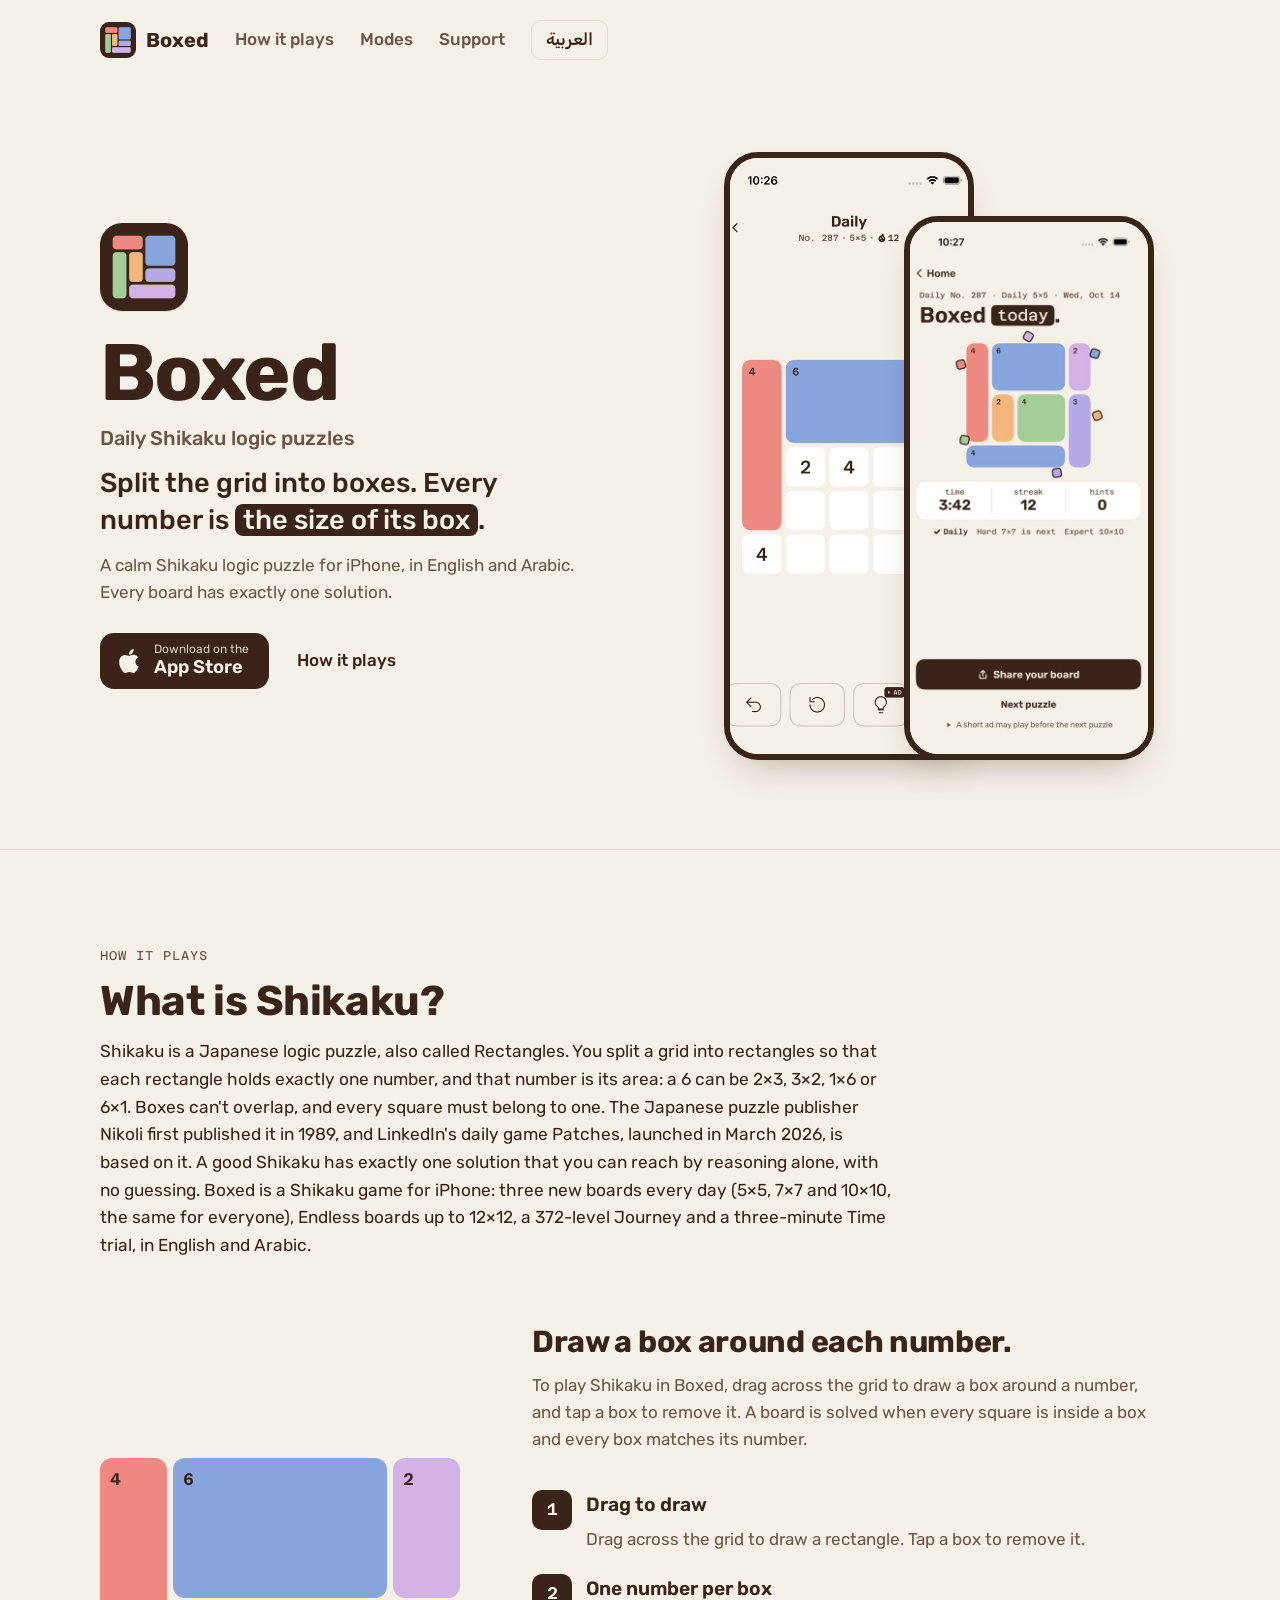
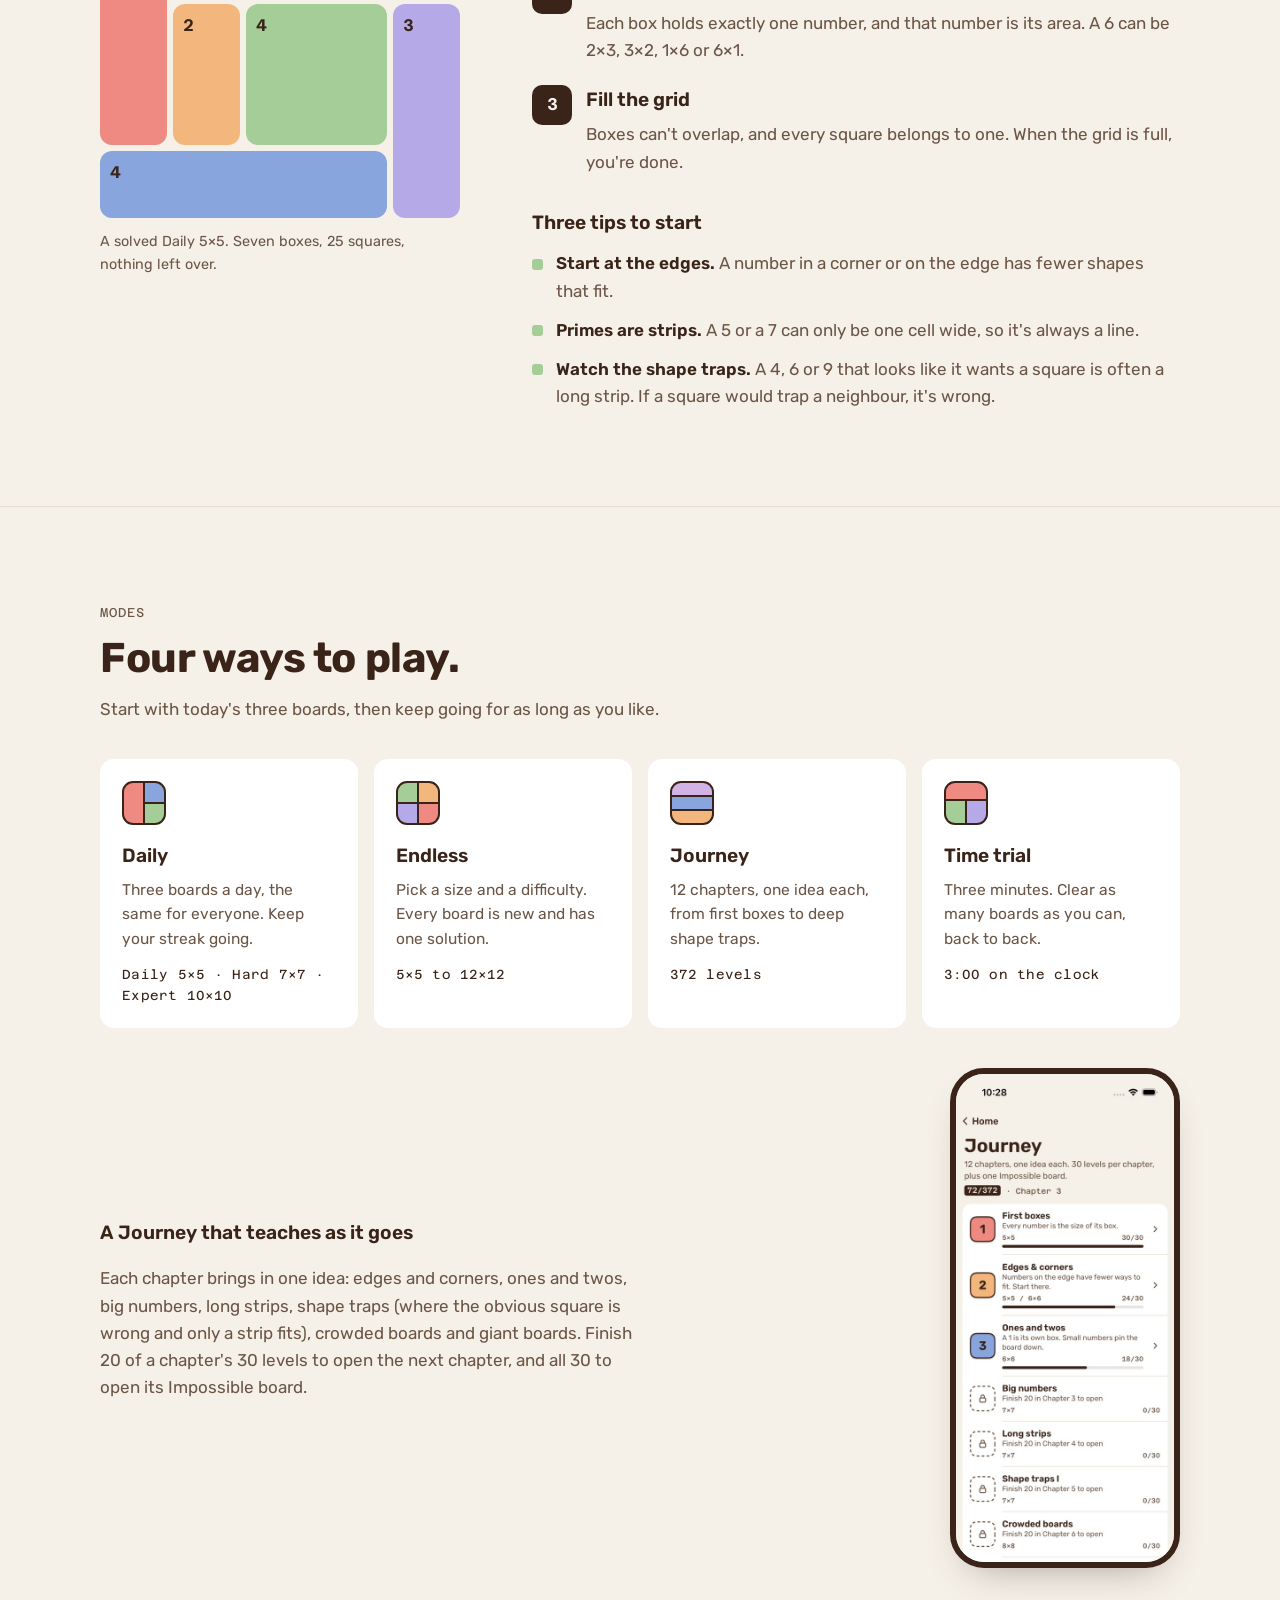
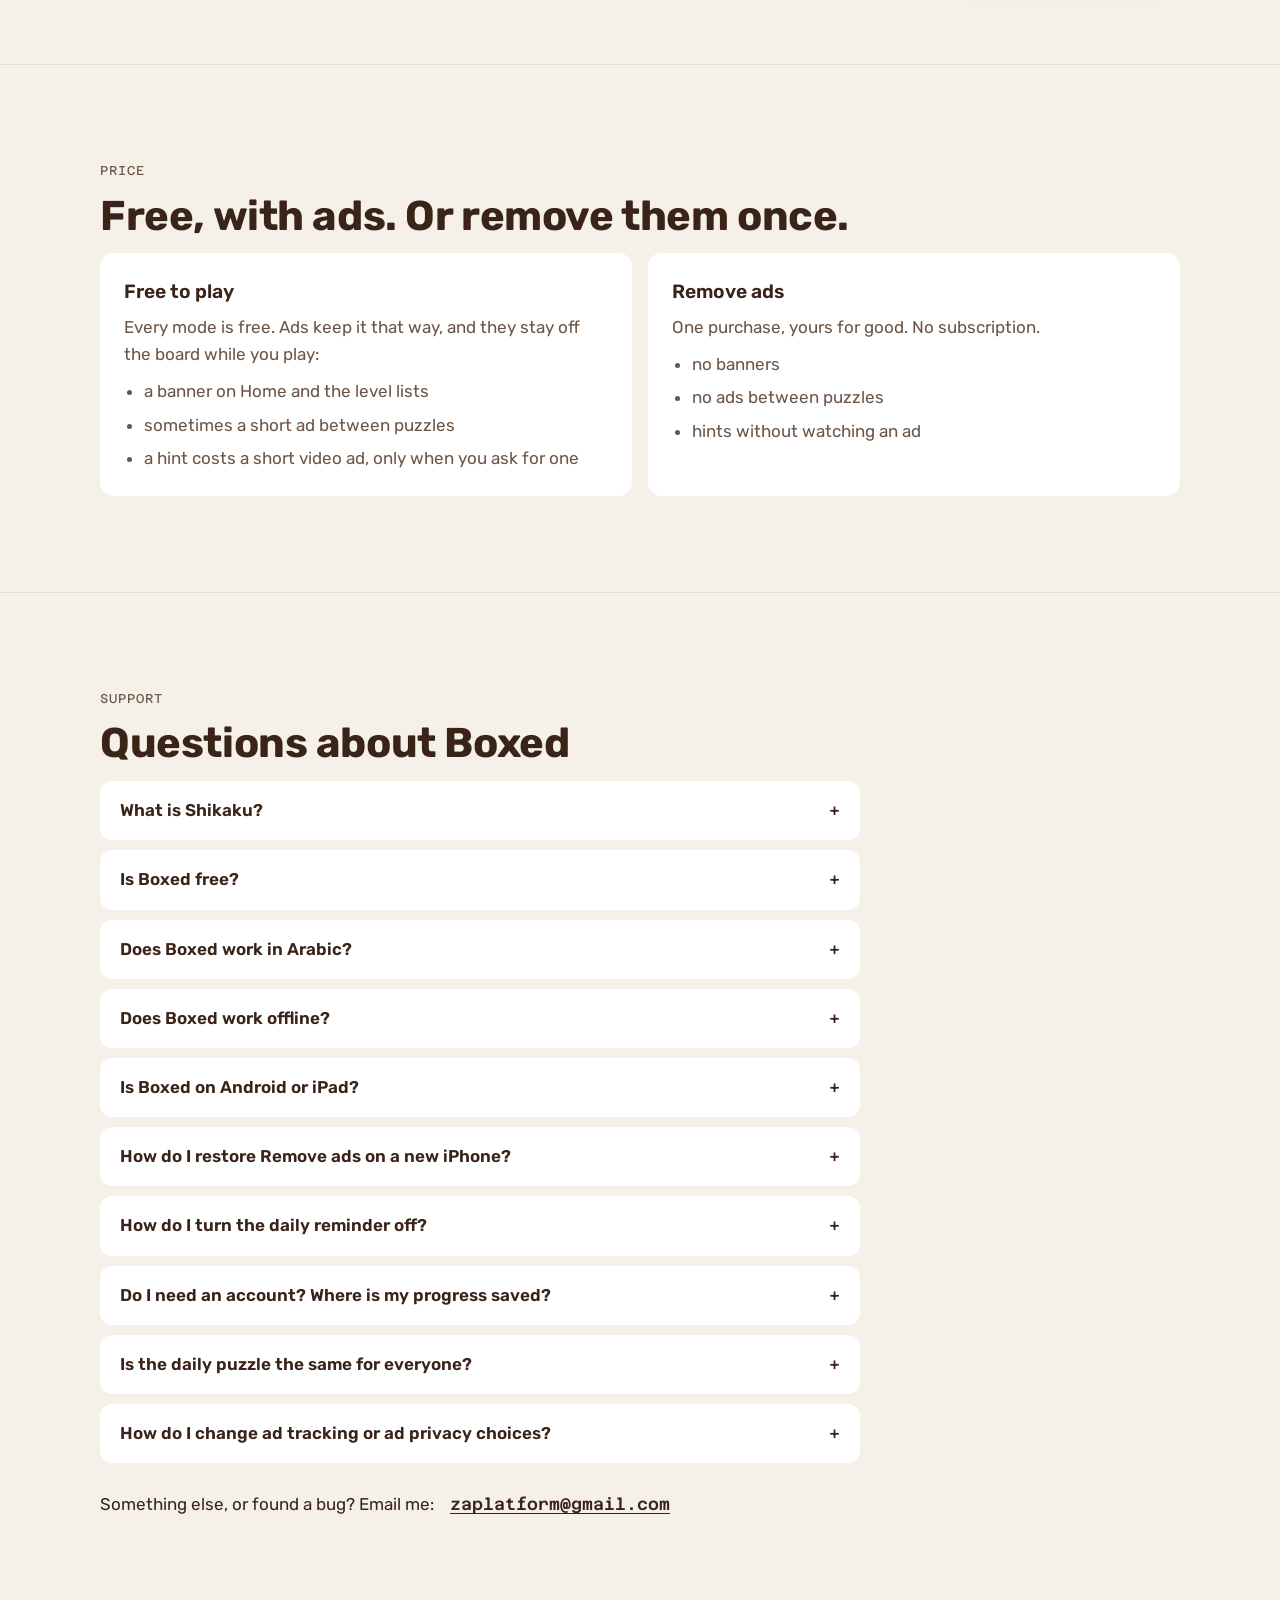
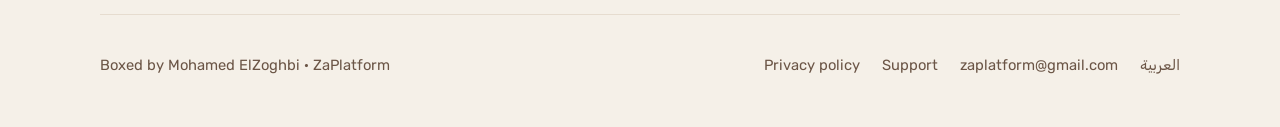
<file: index.html>
<!doctype html>
<html lang="en" dir="ltr">
<head>
<meta charset="utf-8">
<meta name="viewport" content="width=device-width, initial-scale=1, viewport-fit=cover">
<title>Boxed: Daily Shikaku Logic Puzzles for iPhone</title>
<meta name="description" content="Boxed is a calm Shikaku game for iPhone: split the grid into boxes, one number in each. Three daily boards, Endless, a 372-level Journey. English + Arabic.">
<link rel="canonical" href="https://boxed.zaplatform.com/">
<link rel="alternate" hreflang="en" href="https://boxed.zaplatform.com/">
<link rel="alternate" hreflang="ar" href="https://boxed.zaplatform.com/ar/">
<link rel="alternate" hreflang="x-default" href="https://boxed.zaplatform.com/">
<meta name="theme-color" content="#F5F0E8">
<meta name="apple-itunes-app" content="app-id=6823661590">
<link rel="icon" type="image/png" href="assets/favicon.png">
<link rel="apple-touch-icon" href="assets/apple-touch-icon.png">
<meta property="og:type" content="website">
<meta property="og:site_name" content="Boxed">
<meta property="og:locale" content="en_US">
<meta property="og:locale:alternate" content="ar_EG">
<meta property="og:title" content="Boxed: Daily Shikaku Logic Puzzles for iPhone">
<meta property="og:description" content="Split the grid into boxes. Every number is the size of its box. Three daily Shikaku boards, Endless, Journey and Time trial, in English and Arabic.">
<meta property="og:url" content="https://boxed.zaplatform.com/">
<meta property="og:image" content="https://boxed.zaplatform.com/og.png">
<meta property="og:image:width" content="1200">
<meta property="og:image:height" content="630">
<meta property="og:image:alt" content="Boxed: a solved Shikaku board of pastel boxes on warm paper">
<meta name="twitter:card" content="summary_large_image">
<meta name="twitter:title" content="Boxed: Daily Shikaku Logic Puzzles for iPhone">
<meta name="twitter:description" content="Split the grid into boxes. Every number is the size of its box. Three daily Shikaku boards, Endless, Journey and Time trial, in English and Arabic.">
<meta name="twitter:image" content="https://boxed.zaplatform.com/og.png">
<meta name="twitter:image:alt" content="Boxed: a solved Shikaku board of pastel boxes on warm paper">
<link rel="preconnect" href="https://fonts.googleapis.com">
<link rel="preconnect" href="https://fonts.gstatic.com" crossorigin>
<link rel="stylesheet" href="https://fonts.googleapis.com/css2?family=Azeret+Mono:wght@500;600&family=Rubik:wght@400;500;600;700&display=swap">
<link rel="stylesheet" href="site.css">
<script type="application/ld+json">
{
  "@context": "https://schema.org",
  "@graph": [
    {
      "@type": "WebSite",
      "@id": "https://boxed.zaplatform.com/#website",
      "url": "https://boxed.zaplatform.com/",
      "name": "Boxed",
      "inLanguage": ["en", "ar"],
      "publisher": { "@id": "https://zaplatform.com/#org" }
    },
    {
      "@type": "WebPage",
      "@id": "https://boxed.zaplatform.com/#webpage",
      "url": "https://boxed.zaplatform.com/",
      "name": "Boxed: Daily Shikaku Logic Puzzles for iPhone",
      "inLanguage": "en",
      "isPartOf": { "@id": "https://boxed.zaplatform.com/#website" },
      "about": { "@id": "https://boxed.zaplatform.com/#app" },
      "primaryImageOfPage": "https://boxed.zaplatform.com/og.png",
      "dateModified": "2026-10-17"
    },
    {
      "@type": ["MobileApplication", "VideoGame"],
      "@id": "https://boxed.zaplatform.com/#app",
      "name": "Boxed",
      "alternateName": ["Boxed: Shikaku Logic Puzzle", "Boxed Shikaku"],
      "description": "Boxed is a calm Shikaku logic puzzle game for iPhone. Split the grid into boxes so each box holds exactly one number, and that number is its area. Three daily boards the same for everyone (5×5, 7×7, 10×10), Endless 5×5 to 12×12, a 372-level Journey and a 3-minute Time trial, in English and Arabic.",
      "url": "https://boxed.zaplatform.com/",
      "image": "https://boxed.zaplatform.com/assets/icon.png",
      "screenshot": [
        "https://boxed.zaplatform.com/assets/shots/20-game-daily-midsolve.jpg",
        "https://boxed.zaplatform.com/assets/shots/30-solved.jpg",
        "https://boxed.zaplatform.com/assets/shots/42-journey.jpg"
      ],
      "applicationCategory": "GameApplication",
      "applicationSubCategory": "Puzzle",
      "genre": ["Puzzle", "Logic puzzle", "Shikaku"],
      "gamePlatform": "iPhone",
      "operatingSystem": "iOS 17 or later",
      "downloadUrl": "https://apps.apple.com/app/id6823661590",
      "installUrl": "https://apps.apple.com/app/id6823661590",
      "inLanguage": ["en", "ar"],
      "numberOfPlayers": { "@type": "QuantitativeValue", "value": 1 },
      "playMode": "SinglePlayer",
      "isAccessibleForFree": true,
      "offers": { "@type": "Offer", "name": "Boxed", "price": "0", "priceCurrency": "USD", "category": "free" },
      "featureList": [
        "Daily 5×5, Hard 7×7 and Expert 10×10 boards, the same for everyone each day",
        "Endless boards from 5×5 to 12×12 in three difficulties",
        "Journey: 12 chapters and 372 levels, each chapter with an Impossible board",
        "Time trial: as many boards as you can in three minutes",
        "Shape traps on Hard and Expert, with hints",
        "Every board has exactly one solution",
        "Plays offline: every board is made on the iPhone",
        "English and Arabic, light and dark, colour-blind patterns",
        "No account; progress stays on your iPhone"
      ],
      "about": { "@id": "https://boxed.zaplatform.com/#shikaku" },
      "author": { "@id": "https://zaplatform.com/#mohamed" },
      "publisher": { "@id": "https://zaplatform.com/#org" }
    },
    {
      "@type": "Thing",
      "@id": "https://boxed.zaplatform.com/#shikaku",
      "name": "Shikaku",
      "alternateName": ["Rectangles", "Divide by Box", "شيكاكو"],
      "description": "A logic puzzle published by Nikoli in which a grid is divided into rectangles, each containing exactly one number equal to its area.",
      "sameAs": "https://en.wikipedia.org/wiki/Shikaku"
    },
    {
      "@type": "Organization",
      "@id": "https://zaplatform.com/#org",
      "name": "ZaPlatform",
      "url": "https://zaplatform.com/",
      "logo": "https://boxed.zaplatform.com/assets/icon.png",
      "email": "zaplatform@gmail.com",
      "founder": { "@id": "https://zaplatform.com/#mohamed" }
    },
    {
      "@type": "Person",
      "@id": "https://zaplatform.com/#mohamed",
      "name": "Mohamed ElZoghbi",
      "alternateName": ["Mohamed Zakaria El-Zoghbi", "محمد الزغبي"],
      "url": "https://zaplatform.com/",
      "worksFor": { "@id": "https://zaplatform.com/#org" }
    },
    {
      "@type": "FAQPage",
      "@id": "https://boxed.zaplatform.com/#faq",
      "inLanguage": "en",
      "isPartOf": { "@id": "https://boxed.zaplatform.com/#webpage" },
      "mainEntity": [
        {
          "@type": "Question",
          "name": "What is Shikaku?",
          "acceptedAnswer": {
            "@type": "Answer",
            "text": "Shikaku is a Japanese logic puzzle, also called Rectangles. You split a grid into rectangles so that each rectangle holds exactly one number, and that number is its area. Boxes can't overlap, and every square must be used. Nikoli first published it in 1989."
          }
        },
        {
          "@type": "Question",
          "name": "Is Boxed free?",
          "acceptedAnswer": {
            "@type": "Answer",
            "text": "Yes. Every mode in Boxed is free, supported by ads that stay off the board while you play. A one-time Remove ads purchase takes away the banners and the ads between puzzles, and gives you hints without watching an ad. There's no subscription."
          }
        },
        {
          "@type": "Question",
          "name": "Does Boxed work in Arabic?",
          "acceptedAnswer": {
            "@type": "Answer",
            "text": "Yes. Boxed is fully in English and Arabic, with a right-to-left layout in Arabic. It follows your iPhone's language, and you can pick English or العربية yourself in Settings → Language. The grid itself isn't mirrored, because it's a spatial puzzle, and numbers use Western digits."
          }
        },
        {
          "@type": "Question",
          "name": "Does Boxed work offline?",
          "acceptedAnswer": {
            "@type": "Answer",
            "text": "Yes. Every board is made on your iPhone, so every mode plays without internet, hints included. Only ads and the Remove ads purchase need a connection."
          }
        },
        {
          "@type": "Question",
          "name": "Is Boxed on Android or iPad?",
          "acceptedAnswer": {
            "@type": "Answer",
            "text": "Boxed is for iPhone and needs iOS 17 or later. iPad isn't supported, and an Android version is coming later."
          }
        },
        {
          "@type": "Question",
          "name": "How do I restore Remove ads on a new iPhone?",
          "acceptedAnswer": {
            "@type": "Answer",
            "text": "Open Boxed, tap the gear on Home for Settings, then Purchases → Restore purchases. Sign in with the same Apple Account you bought it with. Restoring is free."
          }
        },
        {
          "@type": "Question",
          "name": "How do I turn the daily reminder off?",
          "acceptedAnswer": {
            "@type": "Answer",
            "text": "In Boxed, go to Settings → Daily reminder and switch it off. You can change the time there too. You can also turn off all notifications from Boxed in the iPhone's Settings → Notifications → Boxed. The reminder is scheduled on your iPhone; nothing is sent from a server."
          }
        },
        {
          "@type": "Question",
          "name": "Do I need an account? Where is my progress saved?",
          "acceptedAnswer": {
            "@type": "Answer",
            "text": "There's no account and no sign-in. Your progress, streak and settings are saved only on your iPhone, and there's no sync between devices."
          }
        },
        {
          "@type": "Question",
          "name": "Is the daily puzzle the same for everyone?",
          "acceptedAnswer": {
            "@type": "Answer",
            "text": "Yes. Everyone gets the same Daily, Hard and Expert boards each day, and every board has exactly one solution."
          }
        },
        {
          "@type": "Question",
          "name": "How do I change ad tracking or ad privacy choices?",
          "acceptedAnswer": {
            "@type": "Answer",
            "text": "Tracking is off unless you allow it when the app asks. To change it later, go to the iPhone's Settings → Privacy & Security → Tracking. In the EEA and the UK, Boxed also shows Settings → Help → Ad privacy choices, where you can review your consent. More in the privacy policy."
          }
        }
      ]
    }
  ]
}
</script>
</head>
<body>
<a class="skip" href="#main">Skip to content</a>

<svg width="0" height="0" style="position:absolute" aria-hidden="true">
  <symbol id="g-apple" viewBox="0 0 24 24"><path d="M16.37 1.43c0 1.14-.49 2.27-1.18 3.08-.74.9-1.99 1.57-2.99 1.57-.12 0-.23-.02-.3-.03-.01-.06-.04-.22-.04-.39 0-1.15.57-2.27 1.2-2.98.81-.94 2.15-1.64 3.25-1.68.03.13.06.28.06.43zm4.56 15.71c-.03.07-.46 1.58-1.52 3.12-.94 1.34-1.94 2.71-3.43 2.71-1.52 0-1.9-.88-3.63-.88-1.7 0-2.3.91-3.67.91-1.38 0-2.33-1.26-3.43-2.8-1.29-1.82-2.32-4.63-2.32-7.28 0-4.28 2.8-6.55 5.55-6.55 1.45 0 2.67.95 3.6.95.86 0 2.22-1.01 3.9-1.01.61 0 2.89.06 4.37 2.19-.13.09-2.38 1.37-2.38 4.19 0 3.26 2.85 4.42 2.96 4.45z"/></symbol>
</svg>

<header class="wrap nav">
  <a class="brand" href="./"><img src="assets/icon.png" alt="" width="36" height="36">Boxed</a>
  <nav aria-label="Sections">
    <ul>
      <li><a href="#how">How it plays</a></li>
      <li><a href="#modes">Modes</a></li>
      <li><a href="#support">Support</a></li>
    </ul>
  </nav>
  <a class="lang" href="ar/" hreflang="ar" lang="ar">العربية</a>
</header>

<main id="main">
  <section class="wrap hero">
    <div>
      <img class="ic" src="assets/icon.png" alt="Boxed app icon" width="88" height="88">
      <h1>Boxed <span class="h1-sub">Daily Shikaku logic puzzles</span></h1>
      <p class="pitch">Split the grid into boxes. Every number is <span class="chip">the size of its box</span>.</p>
      <p class="lede">A calm Shikaku logic puzzle for iPhone, in English and Arabic. Every board has exactly one solution.</p>
      <div class="actions">
        
        <a class="store" href="https://apps.apple.com/app/id6823661590"><svg aria-hidden="true"><use href="#g-apple"/></svg><span><small>Download on the</small><b>App Store</b></span></a>
        <a class="btn-quiet" href="#how">How it plays</a>
      </div>
    </div>
    <div class="hero-shots">
      <div class="phone"><img src="assets/shots/20-game-daily-midsolve.jpg" alt="A Daily 5×5 Shikaku board in Boxed, halfway through: three boxes placed, the 2, 4, 3 and 4 still open" width="506" height="1100" fetchpriority="high"></div>
      <div class="phone"><img src="assets/shots/30-solved.jpg" alt="The solved screen: the finished board, time 3:42, a 12-day streak and no hints used" width="506" height="1100" loading="lazy"></div>
    </div>
  </section>

  <section class="sec" id="how" aria-labelledby="h-how">
    <div class="wrap">
      <div class="what">
        <p class="label">How it plays</p>
        <h2 id="h-how">What is Shikaku?</h2>
        <p class="answer">Shikaku is a Japanese logic puzzle, also called Rectangles. You split a grid into rectangles so that each rectangle holds exactly one number, and that number is its area: a 6 can be 2×3, 3×2, 1×6 or 6×1. Boxes can't overlap, and every square must belong to one. The Japanese puzzle publisher Nikoli first published it in 1989, and LinkedIn's daily game Patches, launched in March 2026, is based on it. A good Shikaku has exactly one solution that you can reach by reasoning alone, with no guessing. Boxed is a Shikaku game for iPhone: three new boards every day (5×5, 7×7 and 10×10, the same for everyone), Endless boards up to 12×12, a 372-level Journey and a three-minute Time trial, in English and Arabic.</p>
      </div>
    </div>
    <div class="wrap how">
      <figure style="margin:0">
        <div class="board" role="img" aria-label="A solved 5 by 5 Shikaku board: seven boxes, each the size of its number">
          <div class="b c" style="grid-area:1/1/5/2"><span>4</span></div>
          <div class="b p" style="grid-area:1/2/3/5"><span>6</span></div>
          <div class="b l" style="grid-area:1/5/3/6"><span>2</span></div>
          <div class="b a" style="grid-area:3/2/5/3"><span>2</span></div>
          <div class="b s" style="grid-area:3/3/5/5"><span>4</span></div>
          <div class="b v" style="grid-area:3/5/6/6"><span>3</span></div>
          <div class="b p" style="grid-area:5/1/6/5"><span>4</span></div>
        </div>
        <figcaption class="board-cap">A solved Daily 5×5. Seven boxes, 25 squares, nothing left over.</figcaption>
      </figure>
      <div>
        <h3 class="how-h">Draw a box around each number.</h3>
        <p class="intro">To play Shikaku in Boxed, drag across the grid to draw a box around a number, and tap a box to remove it. A board is solved when every square is inside a box and every box matches its number.</p>
        <ol class="rules">
          <li><div><h4>Drag to draw</h4><p>Drag across the grid to draw a rectangle. Tap a box to remove it.</p></div></li>
          <li><div><h4>One number per box</h4><p>Each box holds exactly one number, and that number is its area. A 6 can be 2×3, 3×2, 1×6 or 6×1.</p></div></li>
          <li><div><h4>Fill the grid</h4><p>Boxes can't overlap, and every square belongs to one. When the grid is full, you're done.</p></div></li>
        </ol>
        <h3 class="tips-h">Three tips to start</h3>
        <ul class="tips">
          <li><b>Start at the edges.</b> A number in a corner or on the edge has fewer shapes that fit.</li>
          <li><b>Primes are strips.</b> A 5 or a 7 can only be one cell wide, so it's always a line.</li>
          <li><b>Watch the shape traps.</b> A 4, 6 or 9 that looks like it wants a square is often a long strip. If a square would trap a neighbour, it's wrong.</li>
        </ul>
      </div>
    </div>
  </section>

  <section class="sec" id="modes" aria-labelledby="h-modes">
    <div class="wrap">
      <p class="label">Modes</p>
      <h2 id="h-modes">Four ways to play.</h2>
      <p class="intro">Start with today's three boards, then keep going for as long as you like.</p>
      <div class="modes">
        <article class="mode">
          <div class="tile t-daily" aria-hidden="true"><i></i><i></i><i></i></div>
          <h3>Daily</h3>
          <p>Three boards a day, the same for everyone. Keep your streak going.</p>
          <p class="meta mono">Daily <span class="num">5×5</span> · Hard <span class="num">7×7</span> · Expert <span class="num">10×10</span></p>
        </article>
        <article class="mode">
          <div class="tile t-endless" aria-hidden="true"><i></i><i></i><i></i><i></i></div>
          <h3>Endless</h3>
          <p>Pick a size and a difficulty. Every board is new and has one solution.</p>
          <p class="meta mono"><span class="num">5×5</span> to <span class="num">12×12</span></p>
        </article>
        <article class="mode">
          <div class="tile t-journey" aria-hidden="true"><i></i><i></i><i></i></div>
          <h3>Journey</h3>
          <p>12 chapters, one idea each, from first boxes to deep shape traps.</p>
          <p class="meta mono"><span class="num">372</span> levels</p>
        </article>
        <article class="mode">
          <div class="tile t-trial" aria-hidden="true"><i></i><i></i><i></i></div>
          <h3>Time trial</h3>
          <p>Three minutes. Clear as many boards as you can, back to back.</p>
          <p class="meta mono"><span class="num">3:00</span> on the clock</p>
        </article>
      </div>
      <div class="journey-row">
        <div>
          <h3>A Journey that teaches as it goes</h3>
          <p>Each chapter brings in one idea: edges and corners, ones and twos, big numbers, long strips, shape traps (where the obvious square is wrong and only a strip fits), crowded boards and giant boards. Finish 20 of a chapter's 30 levels to open the next chapter, and all 30 to open its Impossible board.</p>
        </div>
        <div class="phone"><img src="assets/shots/42-journey.jpg" alt="The Journey screen: chapters 1 to 3 in progress, later chapters locked" width="506" height="1100" loading="lazy"></div>
      </div>
    </div>
  </section>

  <section class="sec" id="free" aria-labelledby="h-free">
    <div class="wrap">
      <p class="label">Price</p>
      <h2 id="h-free">Free, with ads. Or remove them once.</h2>
      <div class="money">
        <div class="box">
          <h3>Free to play</h3>
          <p style="margin:0;color:var(--mute)">Every mode is free. Ads keep it that way, and they stay off the board while you play:</p>
          <ul>
            <li>a banner on Home and the level lists</li>
            <li>sometimes a short ad between puzzles</li>
            <li>a hint costs a short video ad, only when you ask for one</li>
          </ul>
        </div>
        <div class="box">
          <h3>Remove ads</h3>
          <p style="margin:0;color:var(--mute)">One purchase, yours for good. No subscription.</p>
          <ul>
            <li>no banners</li>
            <li>no ads between puzzles</li>
            <li>hints without watching an ad</li>
          </ul>
        </div>
      </div>
    </div>
  </section>

  <section class="sec" id="support" aria-labelledby="h-support">
    <div class="wrap">
      <p class="label">Support</p>
      <h2 id="h-support">Questions about Boxed</h2>
      <div class="faq">
        <details>
          <summary>What is Shikaku?</summary>
          <div class="a"><p>Shikaku is a Japanese logic puzzle, also called Rectangles. You split a grid into rectangles so that each rectangle holds exactly one number, and that number is its area. Boxes can't overlap, and every square must be used. Nikoli first published it in 1989.</p></div>
        </details>
        <details>
          <summary>Is Boxed free?</summary>
          <div class="a"><p>Yes. Every mode in Boxed is free, supported by ads that stay off the board while you play. A one-time Remove ads purchase takes away the banners and the ads between puzzles, and gives you hints without watching an ad. There's no subscription.</p></div>
        </details>
        <details>
          <summary>Does Boxed work in Arabic?</summary>
          <div class="a"><p>Yes. Boxed is fully in English and Arabic, with a right-to-left layout in Arabic. It follows your iPhone's language, and you can pick English or <span lang="ar">العربية</span> yourself in <b>Settings → Language</b>. The grid itself isn't mirrored, because it's a spatial puzzle, and numbers use Western digits.</p></div>
        </details>
        <details>
          <summary>Does Boxed work offline?</summary>
          <div class="a"><p>Yes. Every board is made on your iPhone, so every mode plays without internet, hints included. Only ads and the Remove ads purchase need a connection.</p></div>
        </details>
        <details>
          <summary>Is Boxed on Android or iPad?</summary>
          <div class="a"><p>Boxed is for iPhone and needs iOS 17 or later. iPad isn't supported, and an Android version is coming later.</p></div>
        </details>
        <details>
          <summary>How do I restore Remove ads on a new iPhone?</summary>
          <div class="a"><p>Open Boxed, tap the gear on Home for <b>Settings</b>, then <b>Purchases → Restore purchases</b>. Sign in with the same Apple Account you bought it with. Restoring is free.</p></div>
        </details>
        <details>
          <summary>How do I turn the daily reminder off?</summary>
          <div class="a"><p>In Boxed, go to <b>Settings → Daily reminder</b> and switch it off. You can change the time there too.</p><p>You can also turn off all notifications from Boxed in the iPhone's <b>Settings → Notifications → Boxed</b>. The reminder is scheduled on your iPhone; nothing is sent from a server.</p></div>
        </details>
        <details>
          <summary>Do I need an account? Where is my progress saved?</summary>
          <div class="a"><p>There's no account and no sign-in. Your progress, streak and settings are saved only on your iPhone, and there's no sync between devices.</p></div>
        </details>
        <details>
          <summary>Is the daily puzzle the same for everyone?</summary>
          <div class="a"><p>Yes. Everyone gets the same Daily, Hard and Expert boards each day, and every board has exactly one solution.</p></div>
        </details>
        <details>
          <summary>How do I change ad tracking or ad privacy choices?</summary>
          <div class="a"><p>Tracking is off unless you allow it when the app asks. To change it later, go to the iPhone's <b>Settings → Privacy &amp; Security → Tracking</b>.</p><p>In the EEA and the UK, Boxed also shows <b>Settings → Help → Ad privacy choices</b>, where you can review your consent. More in the <a href="privacy/">privacy policy</a>.</p></div>
        </details>
      </div>
      <div class="contact">
        <span>Something else, or found a bug? Email me:</span>
        <a class="mail" href="mailto:zaplatform@gmail.com?subject=Boxed">zaplatform@gmail.com</a>
      </div>
    </div>
  </section>
</main>

<footer class="wrap foot">
  <span class="by">Boxed by Mohamed ElZoghbi · <a href="https://zaplatform.com/" style="display:inline">ZaPlatform</a></span>
  <a href="privacy/">Privacy policy</a>
  <a href="#support">Support</a>
  <a href="mailto:zaplatform@gmail.com">zaplatform@gmail.com</a>
  <a href="ar/" hreflang="ar" lang="ar">العربية</a>
</footer>
</body>
</html>
</file>
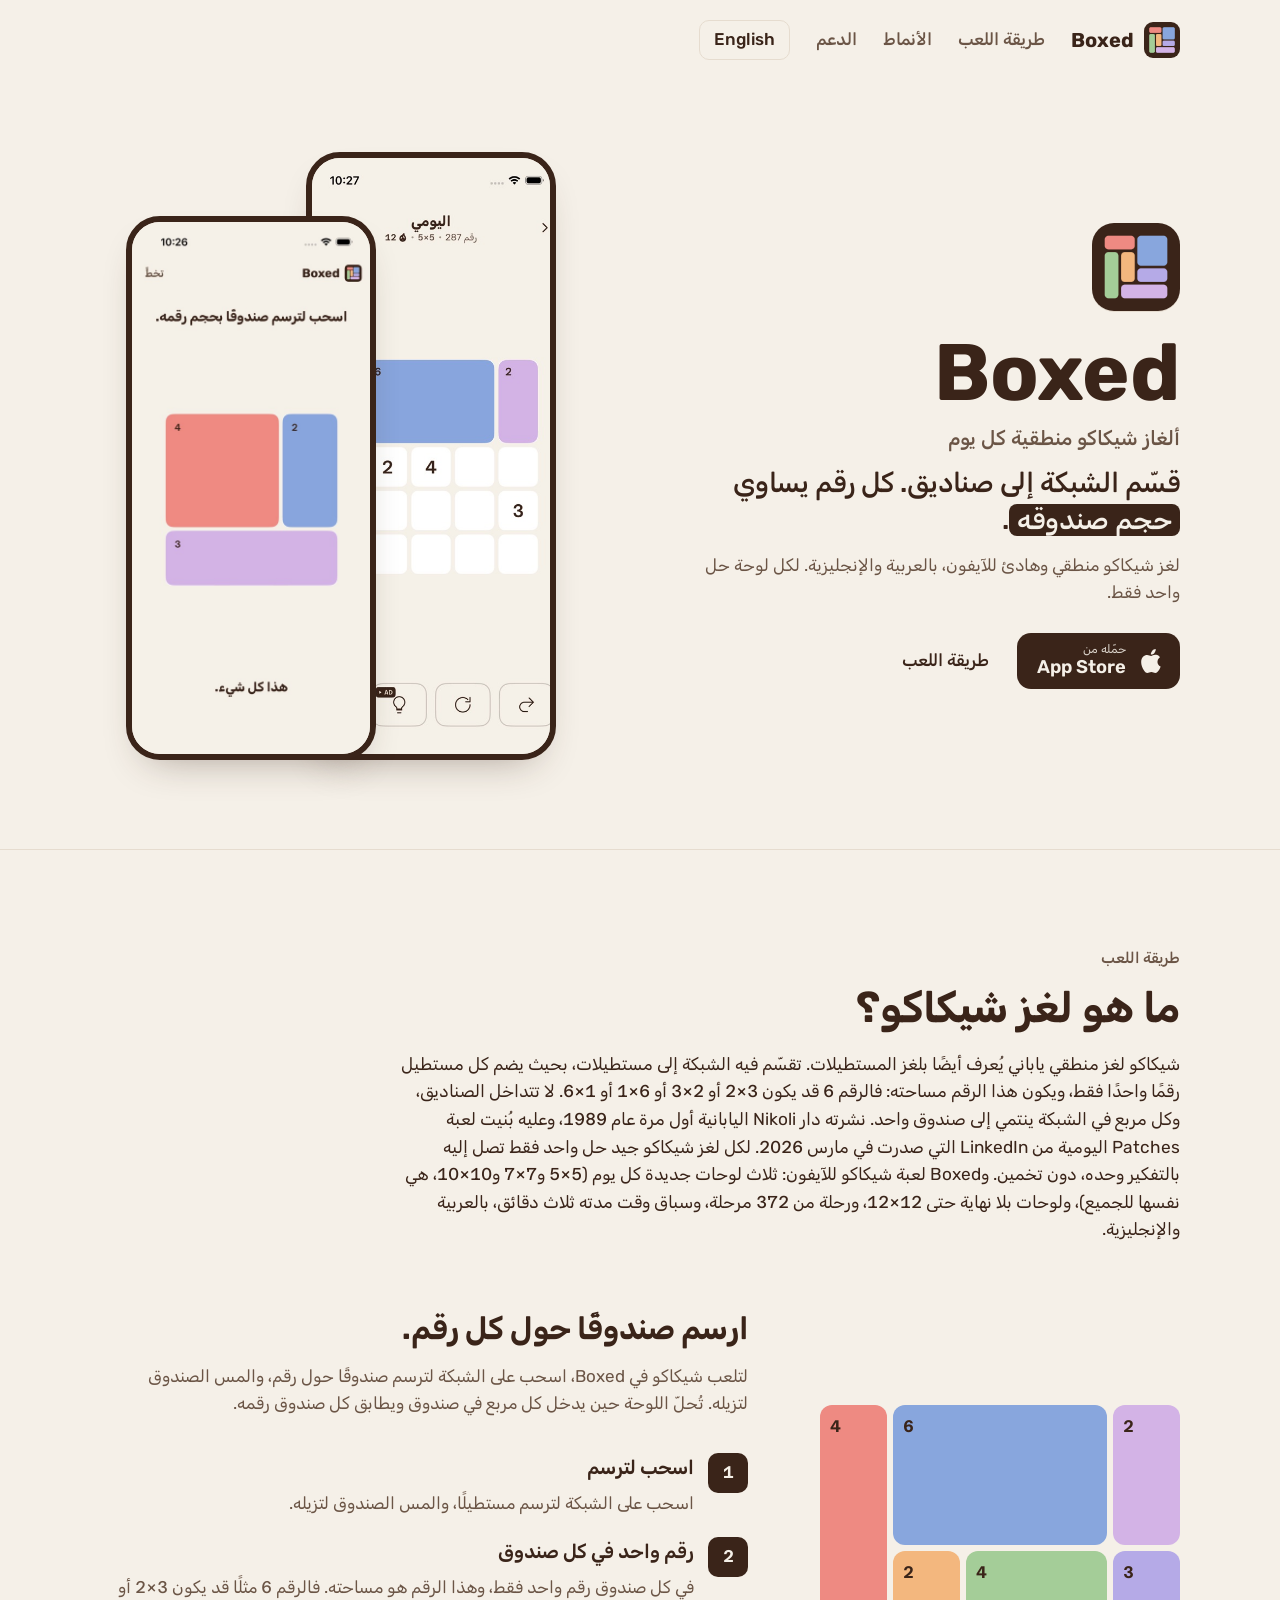
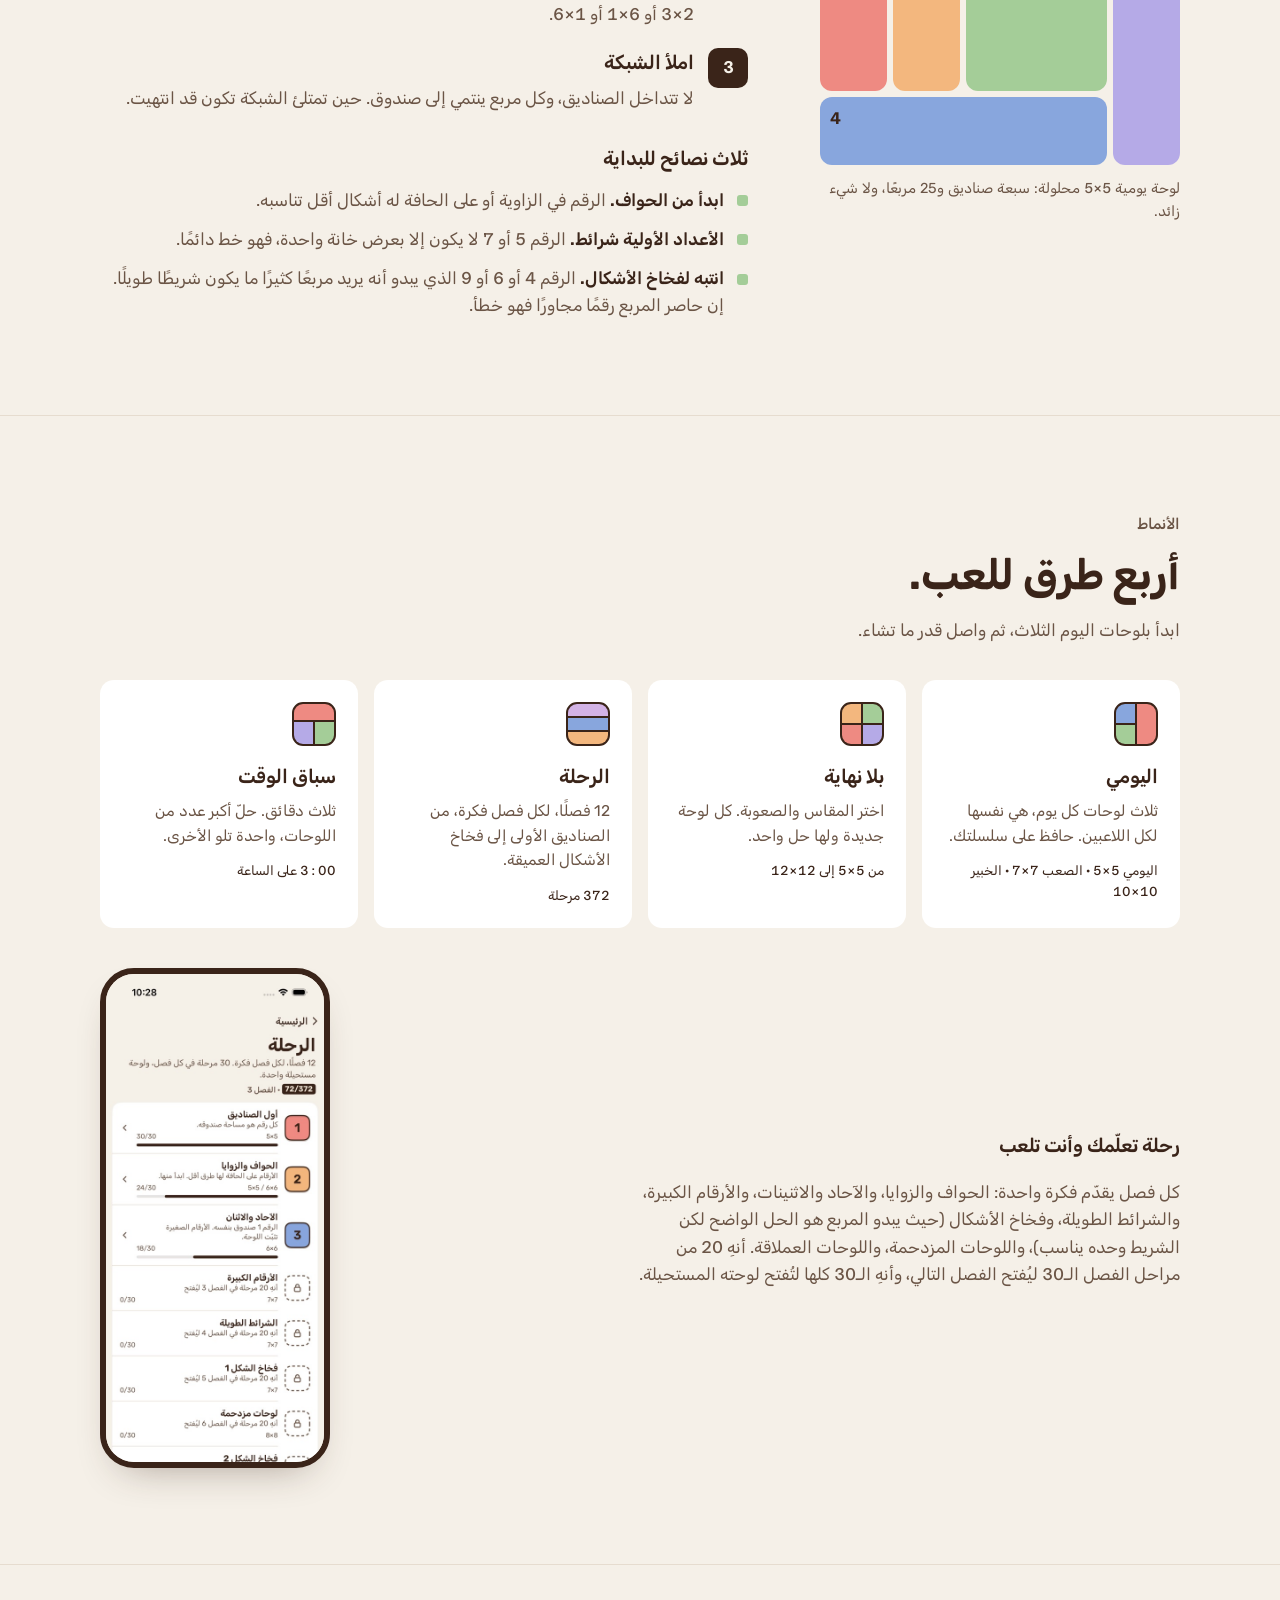
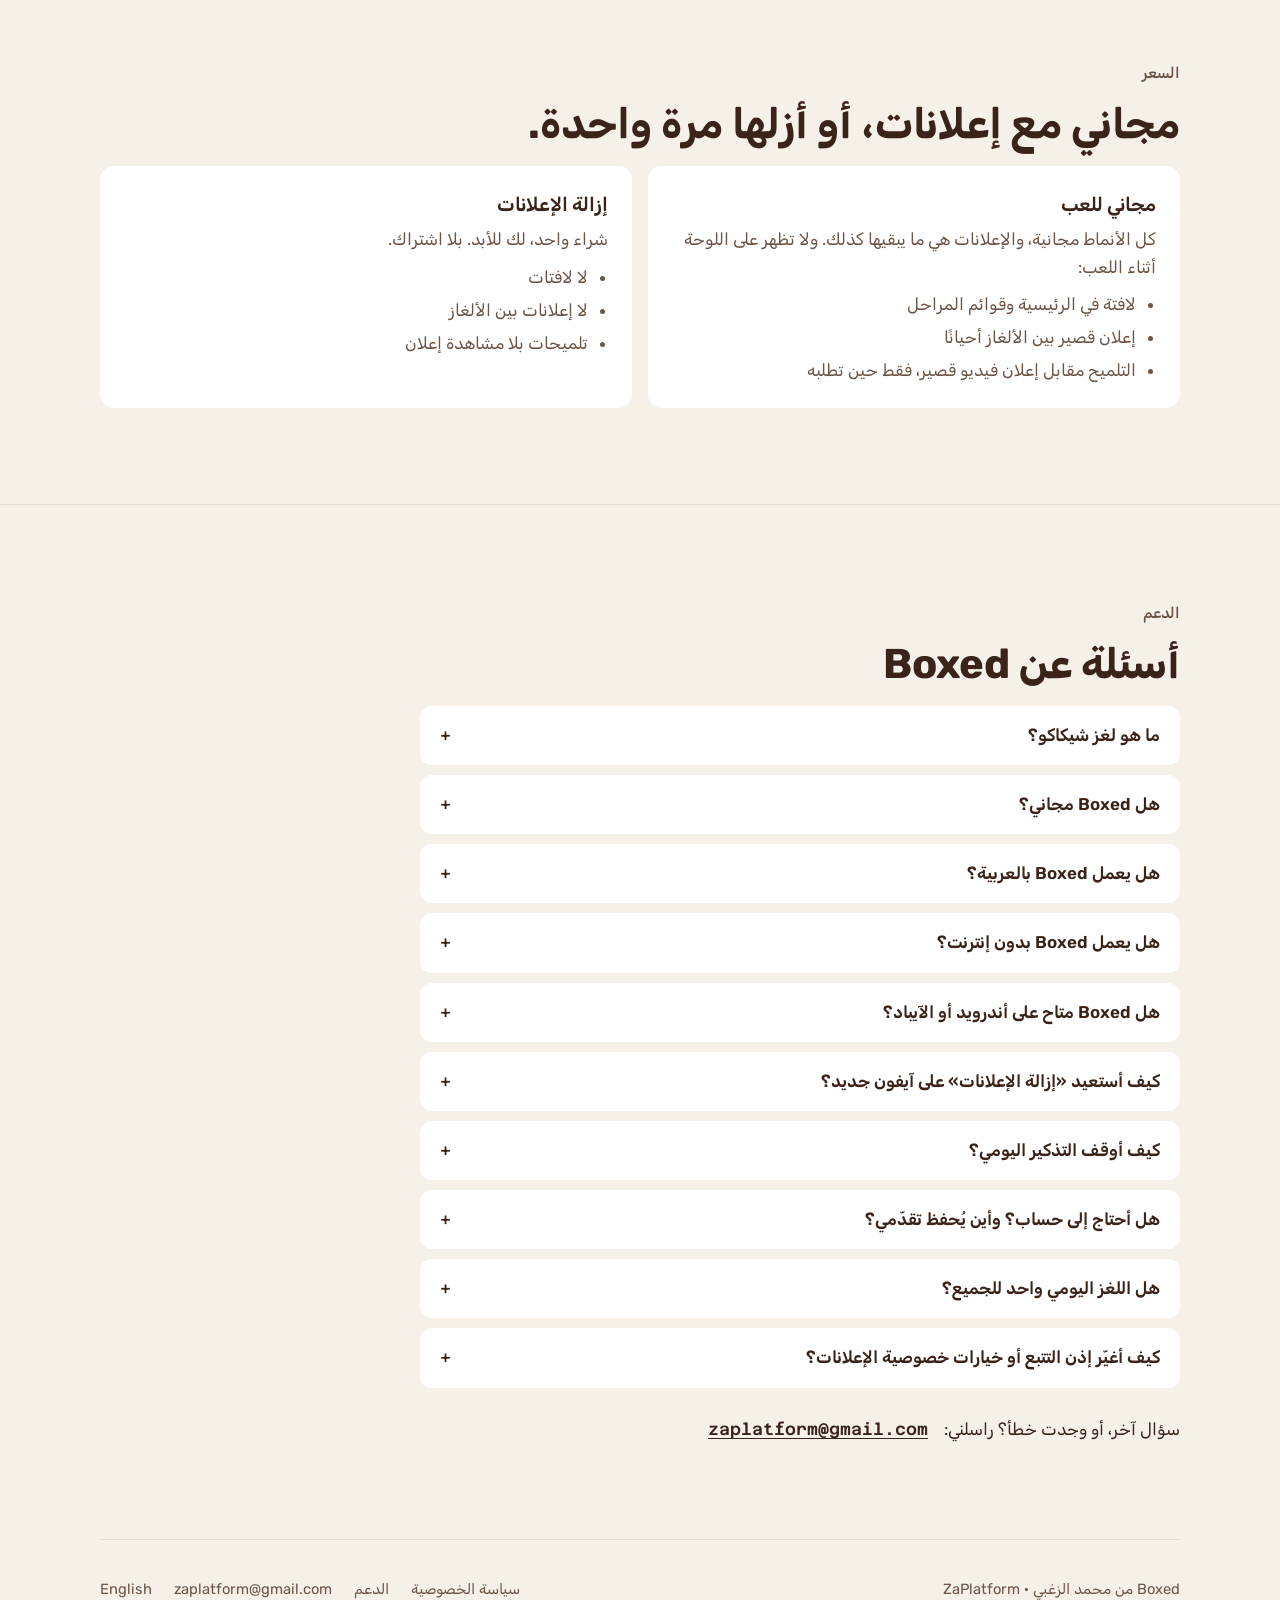
<file: ar/index.html>
<!doctype html>
<html lang="ar" dir="rtl">
<head>
<meta charset="utf-8">
<meta name="viewport" content="width=device-width, initial-scale=1, viewport-fit=cover">
<title>Boxed: ألغاز شيكاكو منطقية يومية للآيفون</title>
<meta name="description" content="Boxed لعبة ألغاز ذكاء منطقية للآيفون: قسّم الشبكة إلى صناديق في كلٍّ منها رقم واحد. ثلاث لوحات يومية، وبلا نهاية، ورحلة من 372 مرحلة. بالعربية والإنجليزية.">
<link rel="canonical" href="https://boxed.zaplatform.com/ar/">
<link rel="alternate" hreflang="en" href="https://boxed.zaplatform.com/">
<link rel="alternate" hreflang="ar" href="https://boxed.zaplatform.com/ar/">
<link rel="alternate" hreflang="x-default" href="https://boxed.zaplatform.com/">
<meta name="theme-color" content="#F5F0E8">
<meta name="apple-itunes-app" content="app-id=6823661590">
<link rel="icon" type="image/png" href="../assets/favicon.png">
<link rel="apple-touch-icon" href="../assets/apple-touch-icon.png">
<meta property="og:type" content="website">
<meta property="og:site_name" content="Boxed">
<meta property="og:locale" content="ar_EG">
<meta property="og:locale:alternate" content="en_US">
<meta property="og:title" content="Boxed: ألغاز شيكاكو منطقية يومية للآيفون">
<meta property="og:description" content="قسّم الشبكة إلى صناديق. كل رقم يساوي حجم صندوقه. ثلاث لوحات شيكاكو يومية، وبلا نهاية، والرحلة، وسباق الوقت، بالعربية والإنجليزية.">
<meta property="og:url" content="https://boxed.zaplatform.com/ar/">
<meta property="og:image" content="https://boxed.zaplatform.com/og.png">
<meta property="og:image:width" content="1200">
<meta property="og:image:height" content="630">
<meta property="og:image:alt" content="Boxed: لوحة شيكاكو محلولة من صناديق بألوان هادئة">
<meta name="twitter:card" content="summary_large_image">
<meta name="twitter:title" content="Boxed: ألغاز شيكاكو منطقية يومية للآيفون">
<meta name="twitter:description" content="قسّم الشبكة إلى صناديق. كل رقم يساوي حجم صندوقه. ثلاث لوحات شيكاكو يومية، وبلا نهاية، والرحلة، وسباق الوقت، بالعربية والإنجليزية.">
<meta name="twitter:image" content="https://boxed.zaplatform.com/og.png">
<meta name="twitter:image:alt" content="Boxed: لوحة شيكاكو محلولة من صناديق بألوان هادئة">
<link rel="preconnect" href="https://fonts.googleapis.com">
<link rel="preconnect" href="https://fonts.gstatic.com" crossorigin>
<link rel="stylesheet" href="https://fonts.googleapis.com/css2?family=Azeret+Mono:wght@500;600&family=Rubik:wght@400;500;600;700&display=swap">
<link rel="stylesheet" href="../site.css">
<script type="application/ld+json">
{
  "@context": "https://schema.org",
  "@graph": [
    {
      "@type": "WebPage",
      "@id": "https://boxed.zaplatform.com/ar/#webpage",
      "url": "https://boxed.zaplatform.com/ar/",
      "name": "Boxed: ألغاز شيكاكو منطقية يومية للآيفون",
      "inLanguage": "ar",
      "isPartOf": { "@id": "https://boxed.zaplatform.com/#website" },
      "about": { "@id": "https://boxed.zaplatform.com/#app" },
      "primaryImageOfPage": "https://boxed.zaplatform.com/og.png",
      "dateModified": "2026-10-17"
    },
    {
      "@type": "WebSite",
      "@id": "https://boxed.zaplatform.com/#website",
      "url": "https://boxed.zaplatform.com/",
      "name": "Boxed",
      "inLanguage": ["en", "ar"],
      "publisher": { "@id": "https://zaplatform.com/#org" }
    },
    {
      "@type": ["MobileApplication", "VideoGame"],
      "@id": "https://boxed.zaplatform.com/#app",
      "name": "Boxed",
      "alternateName": ["Boxed: ألغاز ذكاء منطقية", "Boxed شيكاكو"],
      "description": "Boxed لعبة ألغاز شيكاكو منطقية هادئة للآيفون. قسّم الشبكة إلى صناديق، بحيث يضم كل صندوق رقمًا واحدًا فقط يساوي مساحته. ثلاث لوحات يومية هي نفسها للجميع (5×5 و7×7 و10×10)، ولوحات بلا نهاية من 5×5 إلى 12×12، ورحلة من 372 مرحلة، وسباق وقت مدته ثلاث دقائق، بالعربية والإنجليزية.",
      "url": "https://boxed.zaplatform.com/ar/",
      "image": "https://boxed.zaplatform.com/assets/icon.png",
      "screenshot": [
        "https://boxed.zaplatform.com/assets/shots/21-game-daily-ar.jpg",
        "https://boxed.zaplatform.com/assets/shots/02b-first-solved-ar.jpg",
        "https://boxed.zaplatform.com/assets/shots/43-journey-ar.jpg"
      ],
      "applicationCategory": "GameApplication",
      "applicationSubCategory": "ألغاز",
      "genre": ["ألغاز", "ألغاز منطقية", "شيكاكو"],
      "gamePlatform": "iPhone",
      "operatingSystem": "iOS 17 أو أحدث",
      "downloadUrl": "https://apps.apple.com/app/id6823661590",
      "installUrl": "https://apps.apple.com/app/id6823661590",
      "inLanguage": ["ar", "en"],
      "numberOfPlayers": { "@type": "QuantitativeValue", "value": 1 },
      "playMode": "SinglePlayer",
      "isAccessibleForFree": true,
      "offers": { "@type": "Offer", "name": "Boxed", "price": "0", "priceCurrency": "USD", "category": "free" },
      "featureList": [
        "اليومي 5×5 والصعب 7×7 والخبير 10×10، اللوحات نفسها للجميع كل يوم",
        "لوحات بلا نهاية من 5×5 إلى 12×12 بثلاث صعوبات",
        "الرحلة: 12 فصلًا و372 مرحلة، ولكل فصل لوحة مستحيلة",
        "سباق الوقت: أكبر عدد من اللوحات في ثلاث دقائق",
        "فخاخ الأشكال في الصعب والخبير، مع تلميحات",
        "لكل لوحة حل واحد فقط",
        "يعمل بلا إنترنت: كل لوحة تُصنع على الآيفون",
        "بالعربية والإنجليزية، بالمظهرين الفاتح والداكن، مع أنماط لعمى الألوان",
        "بلا حساب؛ يبقى تقدّمك على الآيفون"
      ],
      "about": { "@id": "https://boxed.zaplatform.com/#shikaku" },
      "author": { "@id": "https://zaplatform.com/#mohamed" },
      "publisher": { "@id": "https://zaplatform.com/#org" }
    },
    {
      "@type": "Thing",
      "@id": "https://boxed.zaplatform.com/#shikaku",
      "name": "شيكاكو",
      "alternateName": ["Shikaku", "لغز المستطيلات", "Rectangles"],
      "description": "لغز منطقي من دار Nikoli اليابانية، تُقسَّم فيه الشبكة إلى مستطيلات يضم كلٌّ منها رقمًا واحدًا يساوي مساحته.",
      "sameAs": "https://en.wikipedia.org/wiki/Shikaku"
    },
    {
      "@type": "Organization",
      "@id": "https://zaplatform.com/#org",
      "name": "ZaPlatform",
      "url": "https://zaplatform.com/ar/",
      "logo": "https://boxed.zaplatform.com/assets/icon.png",
      "email": "zaplatform@gmail.com",
      "founder": { "@id": "https://zaplatform.com/#mohamed" }
    },
    {
      "@type": "Person",
      "@id": "https://zaplatform.com/#mohamed",
      "name": "Mohamed ElZoghbi",
      "alternateName": ["محمد الزغبي", "Mohamed Zakaria El-Zoghbi"],
      "url": "https://zaplatform.com/ar/",
      "worksFor": { "@id": "https://zaplatform.com/#org" }
    },
    {
      "@type": "FAQPage",
      "@id": "https://boxed.zaplatform.com/ar/#faq",
      "inLanguage": "ar",
      "isPartOf": { "@id": "https://boxed.zaplatform.com/ar/#webpage" },
      "mainEntity": [
        {
          "@type": "Question",
          "name": "ما هو لغز شيكاكو؟",
          "acceptedAnswer": {
            "@type": "Answer",
            "text": "شيكاكو لغز منطقي ياباني يُعرف أيضًا بلغز المستطيلات. تقسّم فيه الشبكة إلى مستطيلات يضم كلٌّ منها رقمًا واحدًا فقط، وهذا الرقم هو مساحته. لا تتداخل الصناديق، ويجب أن يُستخدم كل مربع. نشرته دار Nikoli اليابانية أول مرة عام 1989."
          }
        },
        {
          "@type": "Question",
          "name": "هل Boxed مجاني؟",
          "acceptedAnswer": {
            "@type": "Answer",
            "text": "نعم. كل أنماط Boxed مجانية، وتدعمها إعلانات لا تظهر على اللوحة أثناء اللعب. ويزيل شراء «إزالة الإعلانات» لمرة واحدة اللافتات والإعلانات بين الألغاز، ويمنحك التلميحات بلا مشاهدة إعلان. لا يوجد اشتراك."
          }
        },
        {
          "@type": "Question",
          "name": "هل يعمل Boxed بالعربية؟",
          "acceptedAnswer": {
            "@type": "Answer",
            "text": "نعم. Boxed بالعربية والإنجليزية بالكامل، بواجهة من اليمين إلى اليسار بالعربية. يتبع لغة الآيفون، ويمكنك أن تختار العربية أو English بنفسك من الإعدادات ← اللغة. الشبكة نفسها لا تنعكس لأنها لغز مكاني، والأرقام بالأرقام الغربية."
          }
        },
        {
          "@type": "Question",
          "name": "هل يعمل Boxed بدون إنترنت؟",
          "acceptedAnswer": {
            "@type": "Answer",
            "text": "نعم. تُصنع كل لوحة على جهازك، فتلعب كل الأنماط بلا إنترنت، والتلميحات أيضًا. الإعلانات وشراء «إزالة الإعلانات» فقط يحتاجان إلى اتصال."
          }
        },
        {
          "@type": "Question",
          "name": "هل Boxed متاح على أندرويد أو الآيباد؟",
          "acceptedAnswer": {
            "@type": "Answer",
            "text": "Boxed للآيفون، ويحتاج iOS 17 أو أحدث. الآيباد غير مدعوم، ونسخة أندرويد قادمة لاحقًا."
          }
        },
        {
          "@type": "Question",
          "name": "كيف أستعيد «إزالة الإعلانات» على آيفون جديد؟",
          "acceptedAnswer": {
            "@type": "Answer",
            "text": "افتح Boxed، والمس الترس في الرئيسية لتفتح الإعدادات، ثم المشتريات ← استعادة المشتريات. سجّل الدخول بحساب Apple نفسه الذي اشتريت به. الاستعادة مجانية."
          }
        },
        {
          "@type": "Question",
          "name": "كيف أوقف التذكير اليومي؟",
          "acceptedAnswer": {
            "@type": "Answer",
            "text": "في Boxed، اذهب إلى الإعدادات ← التذكير اليومي وأوقفه. ويمكنك تغيير وقته من هناك أيضًا. ويمكنك كذلك إيقاف كل إشعارات Boxed من الإعدادات ← الإشعارات ← Boxed في الآيفون. التذكير مجدول على جهازك، ولا يُرسل شيء من أي خادم."
          }
        },
        {
          "@type": "Question",
          "name": "هل أحتاج إلى حساب؟ وأين يُحفظ تقدّمي؟",
          "acceptedAnswer": {
            "@type": "Answer",
            "text": "لا يوجد حساب ولا تسجيل دخول. تقدّمك وسلسلتك وإعداداتك محفوظة على الآيفون فقط، ولا مزامنة بين الأجهزة."
          }
        },
        {
          "@type": "Question",
          "name": "هل اللغز اليومي واحد للجميع؟",
          "acceptedAnswer": {
            "@type": "Answer",
            "text": "نعم. يحصل الجميع على لوحات اليومي والصعب والخبير نفسها كل يوم، ولكل لوحة حل واحد فقط."
          }
        },
        {
          "@type": "Question",
          "name": "كيف أغيّر إذن التتبع أو خيارات خصوصية الإعلانات؟",
          "acceptedAnswer": {
            "@type": "Answer",
            "text": "التتبع متوقف ما لم تسمح به حين يسألك التطبيق. لتغييره لاحقًا اذهب إلى الإعدادات ← الخصوصية والأمن ← التتبع في الآيفون. وفي المنطقة الاقتصادية الأوروبية والمملكة المتحدة يعرض Boxed أيضًا الإعدادات ← المساعدة ← خيارات خصوصية الإعلانات لمراجعة موافقتك. التفاصيل في سياسة الخصوصية."
          }
        }
      ]
    }
  ]
}
</script>
</head>
<body>
<a class="skip" href="#main">تخطَّ إلى المحتوى</a>

<svg width="0" height="0" style="position:absolute" aria-hidden="true">
  <symbol id="g-apple" viewBox="0 0 24 24"><path d="M16.37 1.43c0 1.14-.49 2.27-1.18 3.08-.74.9-1.99 1.57-2.99 1.57-.12 0-.23-.02-.3-.03-.01-.06-.04-.22-.04-.39 0-1.15.57-2.27 1.2-2.98.81-.94 2.15-1.64 3.25-1.68.03.13.06.28.06.43zm4.56 15.71c-.03.07-.46 1.58-1.52 3.12-.94 1.34-1.94 2.71-3.43 2.71-1.52 0-1.9-.88-3.63-.88-1.7 0-2.3.91-3.67.91-1.38 0-2.33-1.26-3.43-2.8-1.29-1.82-2.32-4.63-2.32-7.28 0-4.28 2.8-6.55 5.55-6.55 1.45 0 2.67.95 3.6.95.86 0 2.22-1.01 3.9-1.01.61 0 2.89.06 4.37 2.19-.13.09-2.38 1.37-2.38 4.19 0 3.26 2.85 4.42 2.96 4.45z"/></symbol>
</svg>

<header class="wrap nav">
  <a class="brand" href="./"><img src="../assets/icon.png" alt="" width="36" height="36">Boxed</a>
  <nav aria-label="الأقسام">
    <ul>
      <li><a href="#how">طريقة اللعب</a></li>
      <li><a href="#modes">الأنماط</a></li>
      <li><a href="#support">الدعم</a></li>
    </ul>
  </nav>
  <a class="lang" href="../" hreflang="en" lang="en">English</a>
</header>

<main id="main">
  <section class="wrap hero">
    <div>
      <img class="ic" src="../assets/icon.png" alt="أيقونة تطبيق Boxed" width="88" height="88">
      <h1>Boxed <span class="h1-sub">ألغاز شيكاكو منطقية كل يوم</span></h1>
      <p class="pitch">قسّم الشبكة إلى صناديق. كل رقم يساوي <span class="chip">حجم صندوقه</span>.</p>
      <p class="lede">لغز شيكاكو منطقي وهادئ للآيفون، بالعربية والإنجليزية. لكل لوحة حل واحد فقط.</p>
      <div class="actions">
        
        <a class="store" href="https://apps.apple.com/app/id6823661590"><svg aria-hidden="true"><use href="#g-apple"/></svg><span><small>حمّله من</small><b>App Store</b></span></a>
        <a class="btn-quiet" href="#how">طريقة اللعب</a>
      </div>
    </div>
    <div class="hero-shots">
      <div class="phone"><img src="../assets/shots/21-game-daily-ar.jpg" alt="لوحة شيكاكو اليومية 5×5 في Boxed بالواجهة العربية" width="506" height="1100" fetchpriority="high"></div>
      <div class="phone"><img src="../assets/shots/02b-first-solved-ar.jpg" alt="أول لوحة محلولة: ثلاثة صناديق، 4 و2 و3" width="506" height="1100" loading="lazy"></div>
    </div>
  </section>

  <section class="sec" id="how" aria-labelledby="h-how">
    <div class="wrap">
      <div class="what">
        <p class="label">طريقة اللعب</p>
        <h2 id="h-how">ما هو لغز شيكاكو؟</h2>
        <p class="answer">شيكاكو لغز منطقي ياباني يُعرف أيضًا بلغز المستطيلات. تقسّم فيه الشبكة إلى مستطيلات، بحيث يضم كل مستطيل رقمًا واحدًا فقط، ويكون هذا الرقم مساحته: فالرقم <span class="num">6</span> قد يكون <span class="num">2×3</span> أو <span class="num">3×2</span> أو <span class="num">1×6</span> أو <span class="num">6×1</span>. لا تتداخل الصناديق، وكل مربع في الشبكة ينتمي إلى صندوق واحد. نشرته دار Nikoli اليابانية أول مرة عام <span class="num">1989</span>، وعليه بُنيت لعبة Patches اليومية من LinkedIn التي صدرت في مارس <span class="num">2026</span>. لكل لغز شيكاكو جيد حل واحد فقط تصل إليه بالتفكير وحده، دون تخمين. وBoxed لعبة شيكاكو للآيفون: ثلاث لوحات جديدة كل يوم (<span class="num">5×5</span> و<span class="num">7×7</span> و<span class="num">10×10</span>، هي نفسها للجميع)، ولوحات بلا نهاية حتى <span class="num">12×12</span>، ورحلة من <span class="num">372</span> مرحلة، وسباق وقت مدته ثلاث دقائق، بالعربية والإنجليزية.</p>
      </div>
    </div>
    <div class="wrap how">
      <figure style="margin:0">
        <div class="board" role="img" aria-label="لوحة شيكاكو 5×5 محلولة: سبعة صناديق، كلٌّ منها بحجم رقمه">
          <div class="b c" style="grid-area:1/1/5/2"><span>4</span></div>
          <div class="b p" style="grid-area:1/2/3/5"><span>6</span></div>
          <div class="b l" style="grid-area:1/5/3/6"><span>2</span></div>
          <div class="b a" style="grid-area:3/2/5/3"><span>2</span></div>
          <div class="b s" style="grid-area:3/3/5/5"><span>4</span></div>
          <div class="b v" style="grid-area:3/5/6/6"><span>3</span></div>
          <div class="b p" style="grid-area:5/1/6/5"><span>4</span></div>
        </div>
        <figcaption class="board-cap">لوحة يومية <span class="num">5×5</span> محلولة: سبعة صناديق و25 مربعًا، ولا شيء زائد.</figcaption>
      </figure>
      <div>
        <h3 class="how-h">ارسم صندوقًا حول كل رقم.</h3>
        <p class="intro">لتلعب شيكاكو في Boxed، اسحب على الشبكة لترسم صندوقًا حول رقم، والمس الصندوق لتزيله. تُحلّ اللوحة حين يدخل كل مربع في صندوق ويطابق كل صندوق رقمه.</p>
        <ol class="rules">
          <li><div><h4>اسحب لترسم</h4><p>اسحب على الشبكة لترسم مستطيلًا، والمس الصندوق لتزيله.</p></div></li>
          <li><div><h4>رقم واحد في كل صندوق</h4><p>في كل صندوق رقم واحد فقط، وهذا الرقم هو مساحته. فالرقم <span class="num">6</span> مثلًا قد يكون <span class="num">2×3</span> أو <span class="num">3×2</span> أو <span class="num">1×6</span> أو <span class="num">6×1</span>.</p></div></li>
          <li><div><h4>املأ الشبكة</h4><p>لا تتداخل الصناديق، وكل مربع ينتمي إلى صندوق. حين تمتلئ الشبكة تكون قد انتهيت.</p></div></li>
        </ol>
        <h3 class="tips-h">ثلاث نصائح للبداية</h3>
        <ul class="tips">
          <li><b>ابدأ من الحواف.</b> الرقم في الزاوية أو على الحافة له أشكال أقل تناسبه.</li>
          <li><b>الأعداد الأولية شرائط.</b> الرقم <span class="num">5</span> أو <span class="num">7</span> لا يكون إلا بعرض خانة واحدة، فهو خط دائمًا.</li>
          <li><b>انتبه لفخاخ الأشكال.</b> الرقم <span class="num">4</span> أو <span class="num">6</span> أو <span class="num">9</span> الذي يبدو أنه يريد مربعًا كثيرًا ما يكون شريطًا طويلًا. إن حاصر المربع رقمًا مجاورًا فهو خطأ.</li>
        </ul>
      </div>
    </div>
  </section>

  <section class="sec" id="modes" aria-labelledby="h-modes">
    <div class="wrap">
      <p class="label">الأنماط</p>
      <h2 id="h-modes">أربع طرق للعب.</h2>
      <p class="intro">ابدأ بلوحات اليوم الثلاث، ثم واصل قدر ما تشاء.</p>
      <div class="modes">
        <article class="mode">
          <div class="tile t-daily" aria-hidden="true"><i></i><i></i><i></i></div>
          <h3>اليومي</h3>
          <p>ثلاث لوحات كل يوم، هي نفسها لكل اللاعبين. حافظ على سلسلتك.</p>
          <p class="meta">اليومي <span class="num">5×5</span> · الصعب <span class="num">7×7</span> · الخبير <span class="num">10×10</span></p>
        </article>
        <article class="mode">
          <div class="tile t-endless" aria-hidden="true"><i></i><i></i><i></i><i></i></div>
          <h3>بلا نهاية</h3>
          <p>اختر المقاس والصعوبة. كل لوحة جديدة ولها حل واحد.</p>
          <p class="meta">من <span class="num">5×5</span> إلى <span class="num">12×12</span></p>
        </article>
        <article class="mode">
          <div class="tile t-journey" aria-hidden="true"><i></i><i></i><i></i></div>
          <h3>الرحلة</h3>
          <p>12 فصلًا، لكل فصل فكرة، من الصناديق الأولى إلى فخاخ الأشكال العميقة.</p>
          <p class="meta"><span class="num">372</span> مرحلة</p>
        </article>
        <article class="mode">
          <div class="tile t-trial" aria-hidden="true"><i></i><i></i><i></i></div>
          <h3>سباق الوقت</h3>
          <p>ثلاث دقائق. حلّ أكبر عدد من اللوحات، واحدة تلو الأخرى.</p>
          <p class="meta"><span class="num">3:00</span> على الساعة</p>
        </article>
      </div>
      <div class="journey-row">
        <div>
          <h3>رحلة تعلّمك وأنت تلعب</h3>
          <p>كل فصل يقدّم فكرة واحدة: الحواف والزوايا، والآحاد والاثنينات، والأرقام الكبيرة، والشرائط الطويلة، وفخاخ الأشكال (حيث يبدو المربع هو الحل الواضح لكن الشريط وحده يناسب)، واللوحات المزدحمة، واللوحات العملاقة. أنهِ <span class="num">20</span> من مراحل الفصل الـ<span class="num">30</span> ليُفتح الفصل التالي، وأنهِ الـ<span class="num">30</span> كلها لتُفتح لوحته المستحيلة.</p>
        </div>
        <div class="phone"><img src="../assets/shots/43-journey-ar.jpg" alt="شاشة الرحلة: الفصول من 1 إلى 3 قيد اللعب، والفصول التالية مقفلة" width="506" height="1100" loading="lazy"></div>
      </div>
    </div>
  </section>

  <section class="sec" id="free" aria-labelledby="h-free">
    <div class="wrap">
      <p class="label">السعر</p>
      <h2 id="h-free">مجاني مع إعلانات، أو أزلها مرة واحدة.</h2>
      <div class="money">
        <div class="box">
          <h3>مجاني للعب</h3>
          <p style="margin:0;color:var(--mute)">كل الأنماط مجانية، والإعلانات هي ما يبقيها كذلك. ولا تظهر على اللوحة أثناء اللعب:</p>
          <ul>
            <li>لافتة في الرئيسية وقوائم المراحل</li>
            <li>إعلان قصير بين الألغاز أحيانًا</li>
            <li>التلميح مقابل إعلان فيديو قصير، فقط حين تطلبه</li>
          </ul>
        </div>
        <div class="box">
          <h3>إزالة الإعلانات</h3>
          <p style="margin:0;color:var(--mute)">شراء واحد، لك للأبد. بلا اشتراك.</p>
          <ul>
            <li>لا لافتات</li>
            <li>لا إعلانات بين الألغاز</li>
            <li>تلميحات بلا مشاهدة إعلان</li>
          </ul>
        </div>
      </div>
    </div>
  </section>

  <section class="sec" id="support" aria-labelledby="h-support">
    <div class="wrap">
      <p class="label">الدعم</p>
      <h2 id="h-support">أسئلة عن Boxed</h2>
      <div class="faq">
        <details>
          <summary>ما هو لغز شيكاكو؟</summary>
          <div class="a"><p>شيكاكو لغز منطقي ياباني يُعرف أيضًا بلغز المستطيلات. تقسّم فيه الشبكة إلى مستطيلات يضم كلٌّ منها رقمًا واحدًا فقط، وهذا الرقم هو مساحته. لا تتداخل الصناديق، ويجب أن يُستخدم كل مربع. نشرته دار Nikoli اليابانية أول مرة عام <span class="num">1989</span>.</p></div>
        </details>
        <details>
          <summary>هل Boxed مجاني؟</summary>
          <div class="a"><p>نعم. كل أنماط Boxed مجانية، وتدعمها إعلانات لا تظهر على اللوحة أثناء اللعب. ويزيل شراء «إزالة الإعلانات» لمرة واحدة اللافتات والإعلانات بين الألغاز، ويمنحك التلميحات بلا مشاهدة إعلان. لا يوجد اشتراك.</p></div>
        </details>
        <details>
          <summary>هل يعمل Boxed بالعربية؟</summary>
          <div class="a"><p>نعم. Boxed بالعربية والإنجليزية بالكامل، بواجهة من اليمين إلى اليسار بالعربية. يتبع لغة الآيفون، ويمكنك أن تختار العربية أو <span lang="en">English</span> بنفسك من <b>الإعدادات ← اللغة</b>. الشبكة نفسها لا تنعكس لأنها لغز مكاني، والأرقام بالأرقام الغربية.</p></div>
        </details>
        <details>
          <summary>هل يعمل Boxed بدون إنترنت؟</summary>
          <div class="a"><p>نعم. تُصنع كل لوحة على جهازك، فتلعب كل الأنماط بلا إنترنت، والتلميحات أيضًا. الإعلانات وشراء «إزالة الإعلانات» فقط يحتاجان إلى اتصال.</p></div>
        </details>
        <details>
          <summary>هل Boxed متاح على أندرويد أو الآيباد؟</summary>
          <div class="a"><p>Boxed للآيفون، ويحتاج <span class="num">iOS 17</span> أو أحدث. الآيباد غير مدعوم، ونسخة أندرويد قادمة لاحقًا.</p></div>
        </details>
        <details>
          <summary>كيف أستعيد «إزالة الإعلانات» على آيفون جديد؟</summary>
          <div class="a"><p>افتح Boxed، والمس الترس في الرئيسية لتفتح <b>الإعدادات</b>، ثم <b>المشتريات ← استعادة المشتريات</b>. سجّل الدخول بحساب Apple نفسه الذي اشتريت به. الاستعادة مجانية.</p></div>
        </details>
        <details>
          <summary>كيف أوقف التذكير اليومي؟</summary>
          <div class="a"><p>في Boxed، اذهب إلى <b>الإعدادات ← التذكير اليومي</b> وأوقفه. ويمكنك تغيير وقته من هناك أيضًا.</p><p>ويمكنك كذلك إيقاف كل إشعارات Boxed من <b>الإعدادات ← الإشعارات ← Boxed</b> في الآيفون. التذكير مجدول على جهازك، ولا يُرسل شيء من أي خادم.</p></div>
        </details>
        <details>
          <summary>هل أحتاج إلى حساب؟ وأين يُحفظ تقدّمي؟</summary>
          <div class="a"><p>لا يوجد حساب ولا تسجيل دخول. تقدّمك وسلسلتك وإعداداتك محفوظة على الآيفون فقط، ولا مزامنة بين الأجهزة.</p></div>
        </details>
        <details>
          <summary>هل اللغز اليومي واحد للجميع؟</summary>
          <div class="a"><p>نعم. يحصل الجميع على لوحات اليومي والصعب والخبير نفسها كل يوم، ولكل لوحة حل واحد فقط.</p></div>
        </details>
        <details>
          <summary>كيف أغيّر إذن التتبع أو خيارات خصوصية الإعلانات؟</summary>
          <div class="a"><p>التتبع متوقف ما لم تسمح به حين يسألك التطبيق. لتغييره لاحقًا اذهب إلى <b>الإعدادات ← الخصوصية والأمن ← التتبع</b> في الآيفون.</p><p>وفي المنطقة الاقتصادية الأوروبية والمملكة المتحدة يعرض Boxed أيضًا <b>الإعدادات ← المساعدة ← خيارات خصوصية الإعلانات</b> لمراجعة موافقتك. التفاصيل في <a href="privacy/">سياسة الخصوصية</a>.</p></div>
        </details>
      </div>
      <div class="contact">
        <span>سؤال آخر، أو وجدت خطأ؟ راسلني:</span>
        <a class="mail" href="mailto:zaplatform@gmail.com?subject=Boxed" dir="ltr">zaplatform@gmail.com</a>
      </div>
    </div>
  </section>
</main>

<footer class="wrap foot">
  <span class="by">Boxed من محمد الزغبي · <a href="https://zaplatform.com/ar/" style="display:inline">ZaPlatform</a></span>
  <a href="privacy/">سياسة الخصوصية</a>
  <a href="#support">الدعم</a>
  <a href="mailto:zaplatform@gmail.com" dir="ltr">zaplatform@gmail.com</a>
  <a href="../" hreflang="en" lang="en">English</a>
</footer>
</body>
</html>
</file>
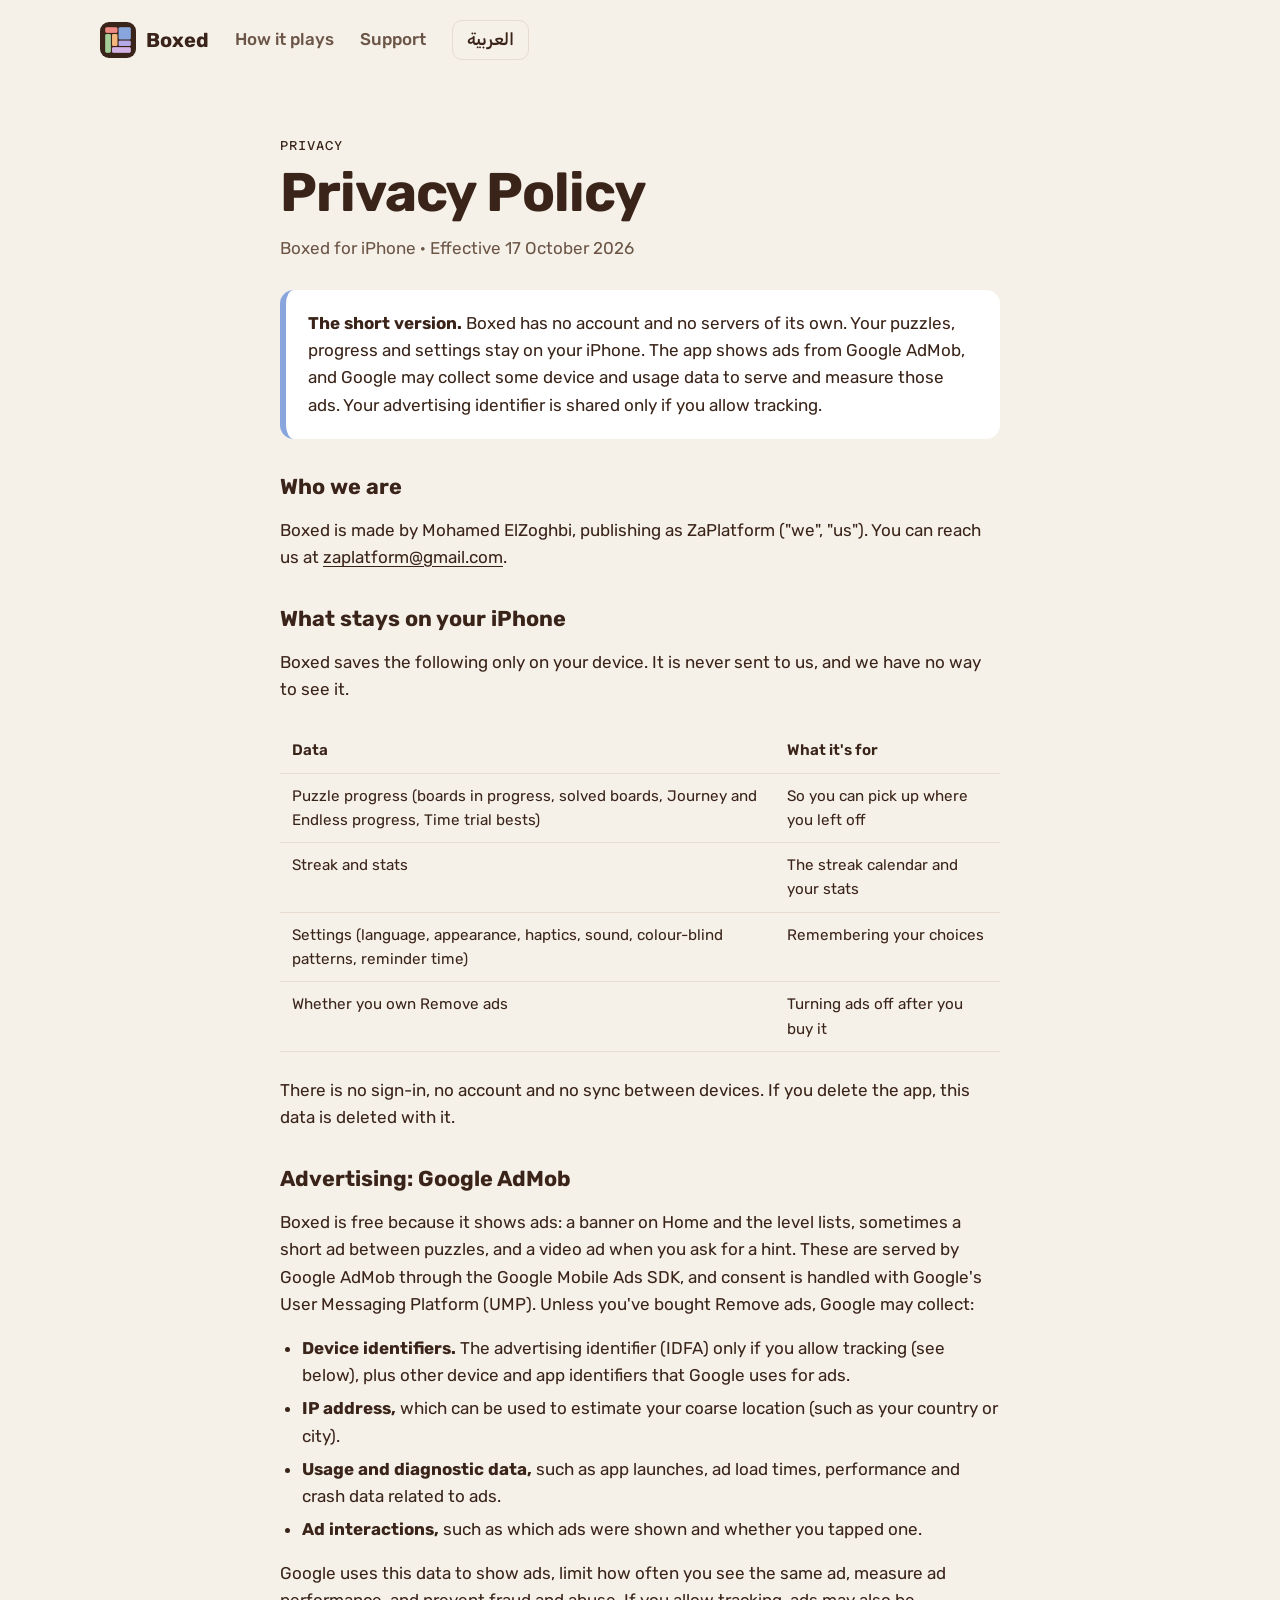
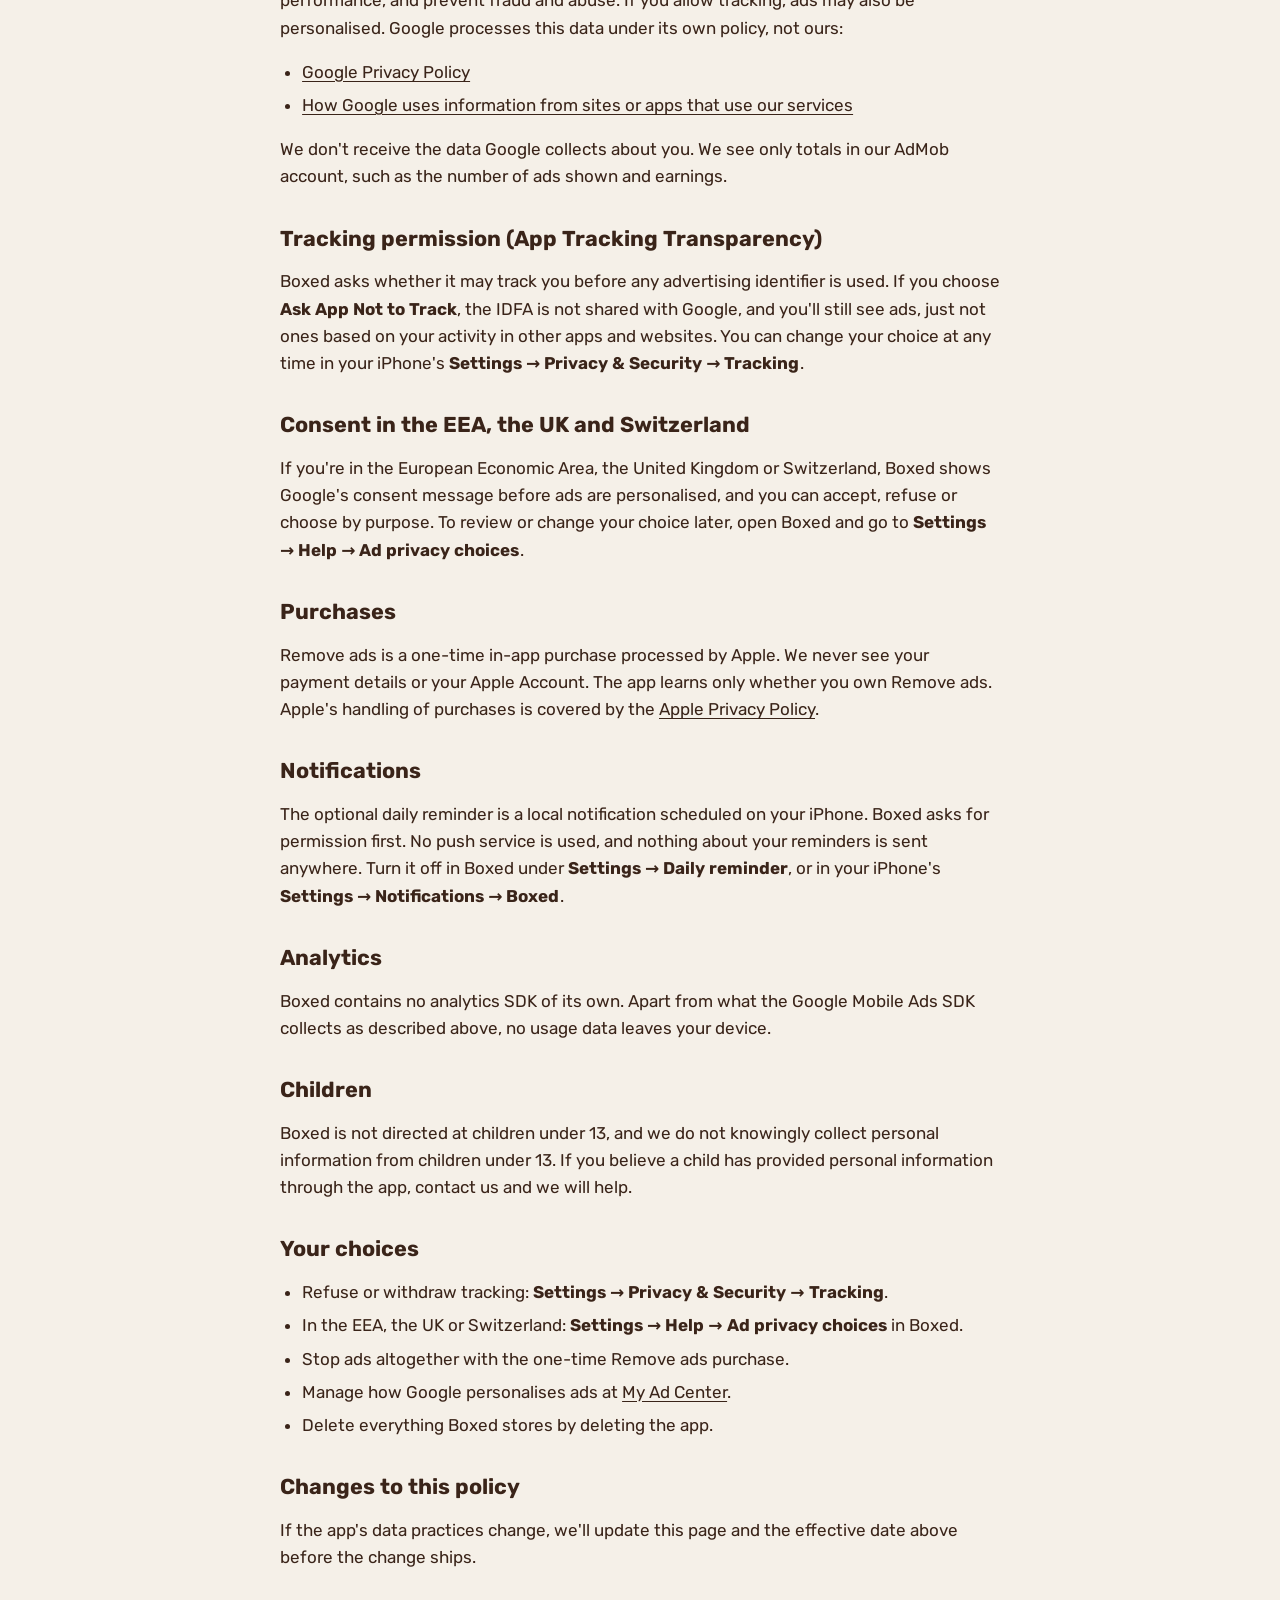
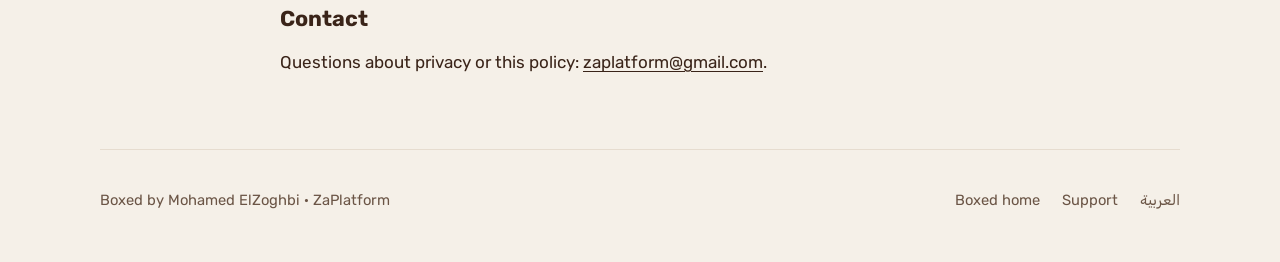
<file: privacy/index.html>
<!doctype html>
<html lang="en" dir="ltr">
<head>
<meta charset="utf-8">
<meta name="viewport" content="width=device-width, initial-scale=1, viewport-fit=cover">
<title>Privacy Policy · Boxed</title>
<meta name="description" content="Boxed keeps your progress on your iPhone, with no account. Ads are served by Google AdMob, which may collect device and usage data. This policy explains what, why and your choices.">
<link rel="canonical" href="https://boxed.zaplatform.com/privacy/">
<link rel="alternate" hreflang="en" href="https://boxed.zaplatform.com/privacy/">
<link rel="alternate" hreflang="ar" href="https://boxed.zaplatform.com/ar/privacy/">
<link rel="alternate" hreflang="x-default" href="https://boxed.zaplatform.com/privacy/">
<meta name="theme-color" content="#F5F0E8">
<link rel="icon" type="image/png" href="../assets/favicon.png">
<link rel="apple-touch-icon" href="../assets/apple-touch-icon.png">
<meta property="og:type" content="website">
<meta property="og:site_name" content="Boxed">
<meta property="og:locale" content="en_US">
<meta property="og:title" content="Privacy Policy · Boxed">
<meta property="og:description" content="What Boxed keeps on your iPhone, what its ad partner Google AdMob may collect, and your choices.">
<meta property="og:url" content="https://boxed.zaplatform.com/privacy/">
<meta property="og:image" content="https://boxed.zaplatform.com/og.png">
<meta property="og:image:width" content="1200">
<meta property="og:image:height" content="630">
<meta property="og:image:alt" content="Boxed: a solved Shikaku board of pastel boxes on warm paper">
<meta name="twitter:card" content="summary_large_image">
<meta name="twitter:title" content="Privacy Policy · Boxed">
<meta name="twitter:description" content="What Boxed keeps on your iPhone, what its ad partner Google AdMob may collect, and your choices.">
<meta name="twitter:image" content="https://boxed.zaplatform.com/og.png">
<meta name="twitter:image:alt" content="Boxed: a solved Shikaku board of pastel boxes on warm paper">
<link rel="preconnect" href="https://fonts.googleapis.com">
<link rel="preconnect" href="https://fonts.gstatic.com" crossorigin>
<link rel="stylesheet" href="https://fonts.googleapis.com/css2?family=Azeret+Mono:wght@500;600&family=Rubik:wght@400;500;600;700&display=swap">
<link rel="stylesheet" href="../site.css">
</head>
<body>
<a class="skip" href="#main">Skip to content</a>
<header class="wrap nav">
  <a class="brand" href="../"><img src="../assets/icon.png" alt="" width="36" height="36">Boxed</a>
  <nav aria-label="Sections">
    <ul>
      <li><a href="../#how">How it plays</a></li>
      <li><a href="../#support">Support</a></li>
    </ul>
  </nav>
  <a class="lang" href="../ar/privacy/" hreflang="ar" lang="ar">العربية</a>
</header>

<main id="main" class="wrap legal">
  <p class="label">Privacy</p>
  <h1>Privacy Policy</h1>
  <p class="eff">Boxed for iPhone · Effective 17 October 2026</p>

  <div class="summary">
    <p><b>The short version.</b> Boxed has no account and no servers of its own. Your puzzles, progress and settings stay on your iPhone. The app shows ads from Google AdMob, and Google may collect some device and usage data to serve and measure those ads. Your advertising identifier is shared only if you allow tracking.</p>
  </div>

  <h2>Who we are</h2>
  <p>Boxed is made by Mohamed ElZoghbi, publishing as ZaPlatform ("we", "us"). You can reach us at <a href="mailto:zaplatform@gmail.com">zaplatform@gmail.com</a>.</p>

  <h2>What stays on your iPhone</h2>
  <p>Boxed saves the following only on your device. It is never sent to us, and we have no way to see it.</p>
  <div class="table"><table>
    <tr><th>Data</th><th>What it's for</th></tr>
    <tr><td>Puzzle progress (boards in progress, solved boards, Journey and Endless progress, Time trial bests)</td><td>So you can pick up where you left off</td></tr>
    <tr><td>Streak and stats</td><td>The streak calendar and your stats</td></tr>
    <tr><td>Settings (language, appearance, haptics, sound, colour-blind patterns, reminder time)</td><td>Remembering your choices</td></tr>
    <tr><td>Whether you own Remove ads</td><td>Turning ads off after you buy it</td></tr>
  </table></div>
  <p>There is no sign-in, no account and no sync between devices. If you delete the app, this data is deleted with it.</p>

  <h2>Advertising: Google AdMob</h2>
  <p>Boxed is free because it shows ads: a banner on Home and the level lists, sometimes a short ad between puzzles, and a video ad when you ask for a hint. These are served by Google AdMob through the Google Mobile Ads SDK, and consent is handled with Google's User Messaging Platform (UMP). Unless you've bought Remove ads, Google may collect:</p>
  <ul>
    <li><b>Device identifiers.</b> The advertising identifier (IDFA) only if you allow tracking (see below), plus other device and app identifiers that Google uses for ads.</li>
    <li><b>IP address,</b> which can be used to estimate your coarse location (such as your country or city).</li>
    <li><b>Usage and diagnostic data,</b> such as app launches, ad load times, performance and crash data related to ads.</li>
    <li><b>Ad interactions,</b> such as which ads were shown and whether you tapped one.</li>
  </ul>
  <p>Google uses this data to show ads, limit how often you see the same ad, measure ad performance, and prevent fraud and abuse. If you allow tracking, ads may also be personalised. Google processes this data under its own policy, not ours:</p>
  <ul>
    <li><a href="https://policies.google.com/privacy">Google Privacy Policy</a></li>
    <li><a href="https://policies.google.com/technologies/partner-sites">How Google uses information from sites or apps that use our services</a></li>
  </ul>
  <p>We don't receive the data Google collects about you. We see only totals in our AdMob account, such as the number of ads shown and earnings.</p>

  <h2>Tracking permission (App Tracking Transparency)</h2>
  <p>Boxed asks whether it may track you before any advertising identifier is used. If you choose <b>Ask App Not to Track</b>, the IDFA is not shared with Google, and you'll still see ads, just not ones based on your activity in other apps and websites. You can change your choice at any time in your iPhone's <b>Settings → Privacy &amp; Security → Tracking</b>.</p>

  <h2>Consent in the EEA, the UK and Switzerland</h2>
  <p>If you're in the European Economic Area, the United Kingdom or Switzerland, Boxed shows Google's consent message before ads are personalised, and you can accept, refuse or choose by purpose. To review or change your choice later, open Boxed and go to <b>Settings → Help → Ad privacy choices</b>.</p>

  <h2>Purchases</h2>
  <p>Remove ads is a one-time in-app purchase processed by Apple. We never see your payment details or your Apple Account. The app learns only whether you own Remove ads. Apple's handling of purchases is covered by the <a href="https://www.apple.com/legal/privacy/">Apple Privacy Policy</a>.</p>

  <h2>Notifications</h2>
  <p>The optional daily reminder is a local notification scheduled on your iPhone. Boxed asks for permission first. No push service is used, and nothing about your reminders is sent anywhere. Turn it off in Boxed under <b>Settings → Daily reminder</b>, or in your iPhone's <b>Settings → Notifications → Boxed</b>.</p>

  <h2>Analytics</h2>
  <p>Boxed contains no analytics SDK of its own. Apart from what the Google Mobile Ads SDK collects as described above, no usage data leaves your device.</p>

  <h2>Children</h2>
  <p>Boxed is not directed at children under 13, and we do not knowingly collect personal information from children under 13. If you believe a child has provided personal information through the app, contact us and we will help.</p>

  <h2>Your choices</h2>
  <ul>
    <li>Refuse or withdraw tracking: <b>Settings → Privacy &amp; Security → Tracking</b>.</li>
    <li>In the EEA, the UK or Switzerland: <b>Settings → Help → Ad privacy choices</b> in Boxed.</li>
    <li>Stop ads altogether with the one-time Remove ads purchase.</li>
    <li>Manage how Google personalises ads at <a href="https://myadcenter.google.com/">My Ad Center</a>.</li>
    <li>Delete everything Boxed stores by deleting the app.</li>
  </ul>

  <h2>Changes to this policy</h2>
  <p>If the app's data practices change, we'll update this page and the effective date above before the change ships.</p>

  <h2>Contact</h2>
  <p>Questions about privacy or this policy: <a href="mailto:zaplatform@gmail.com?subject=Boxed%20privacy">zaplatform@gmail.com</a>.</p>
</main>

<footer class="wrap foot">
  <span class="by">Boxed by Mohamed ElZoghbi · <a href="https://zaplatform.com/" style="display:inline">ZaPlatform</a></span>
  <a href="../">Boxed home</a>
  <a href="../#support">Support</a>
  <a href="../ar/privacy/" hreflang="ar" lang="ar">العربية</a>
</footer>
</body>
</html>
</file>
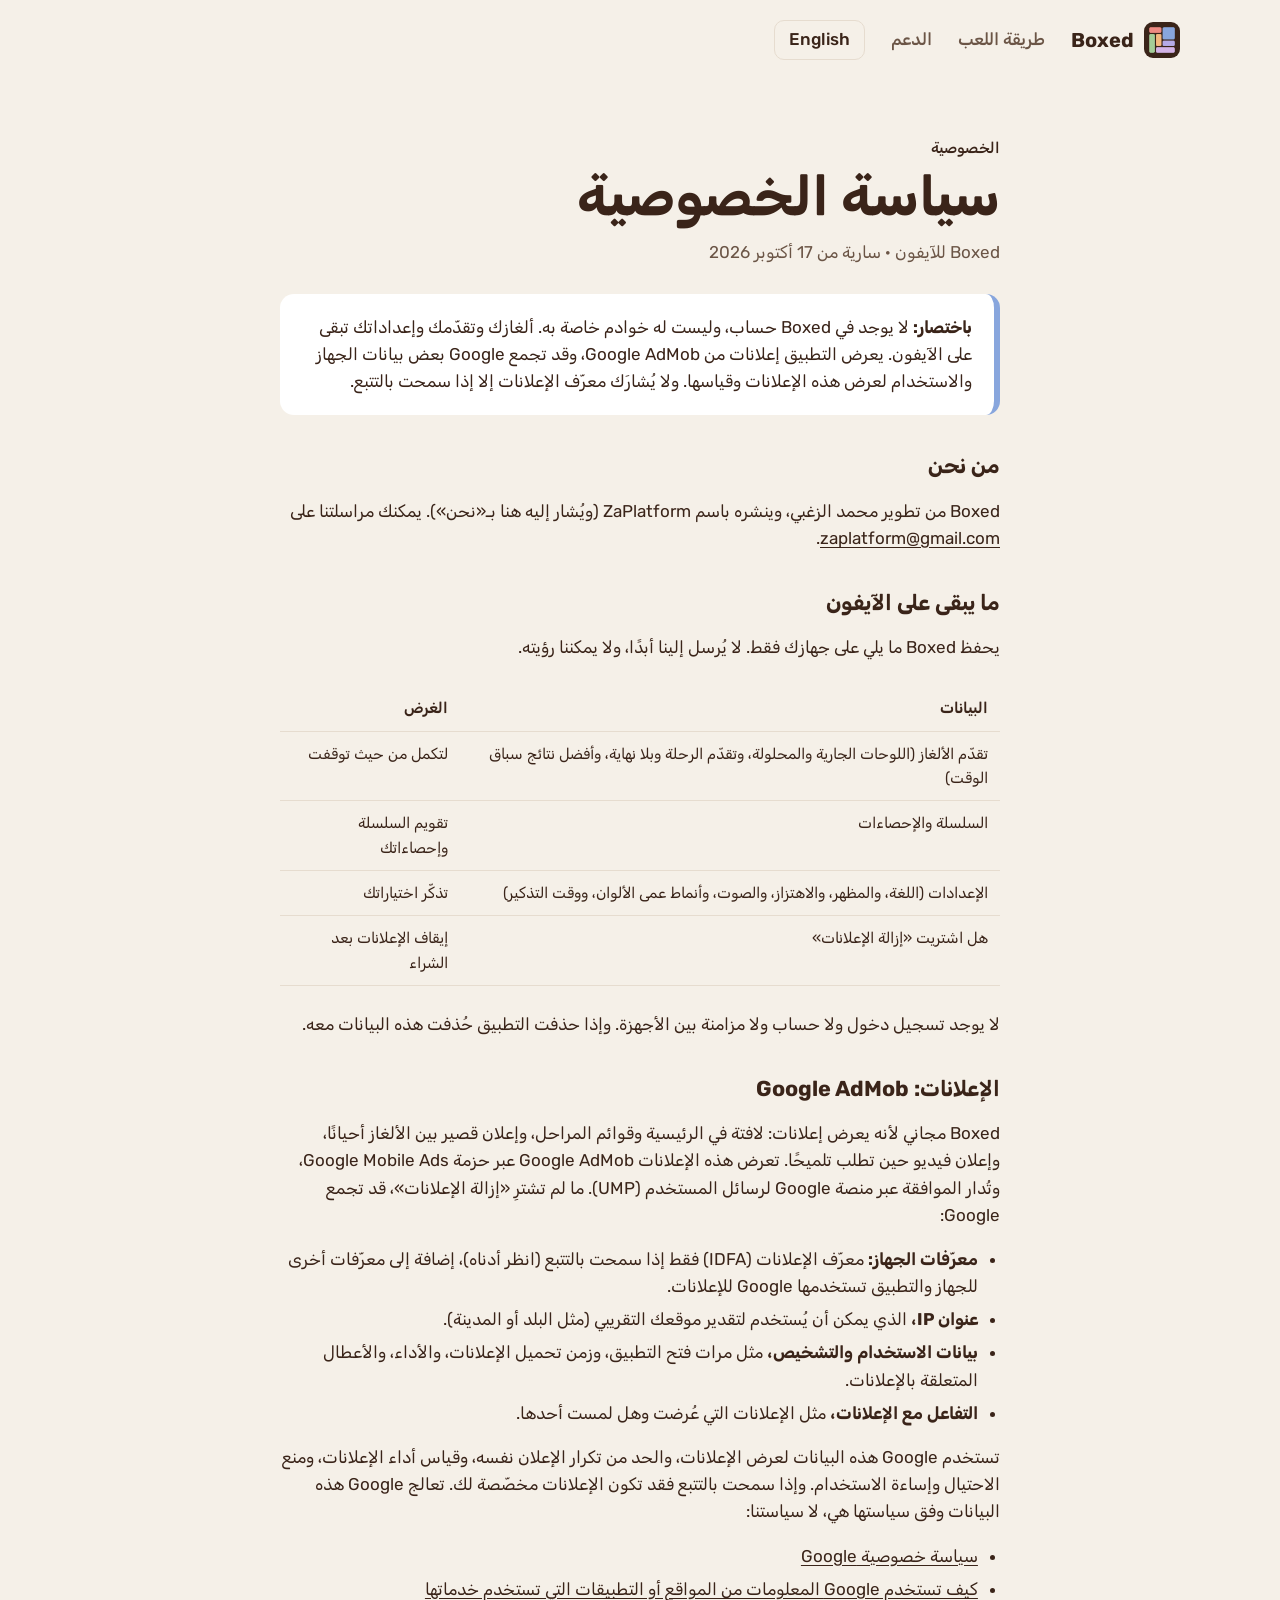
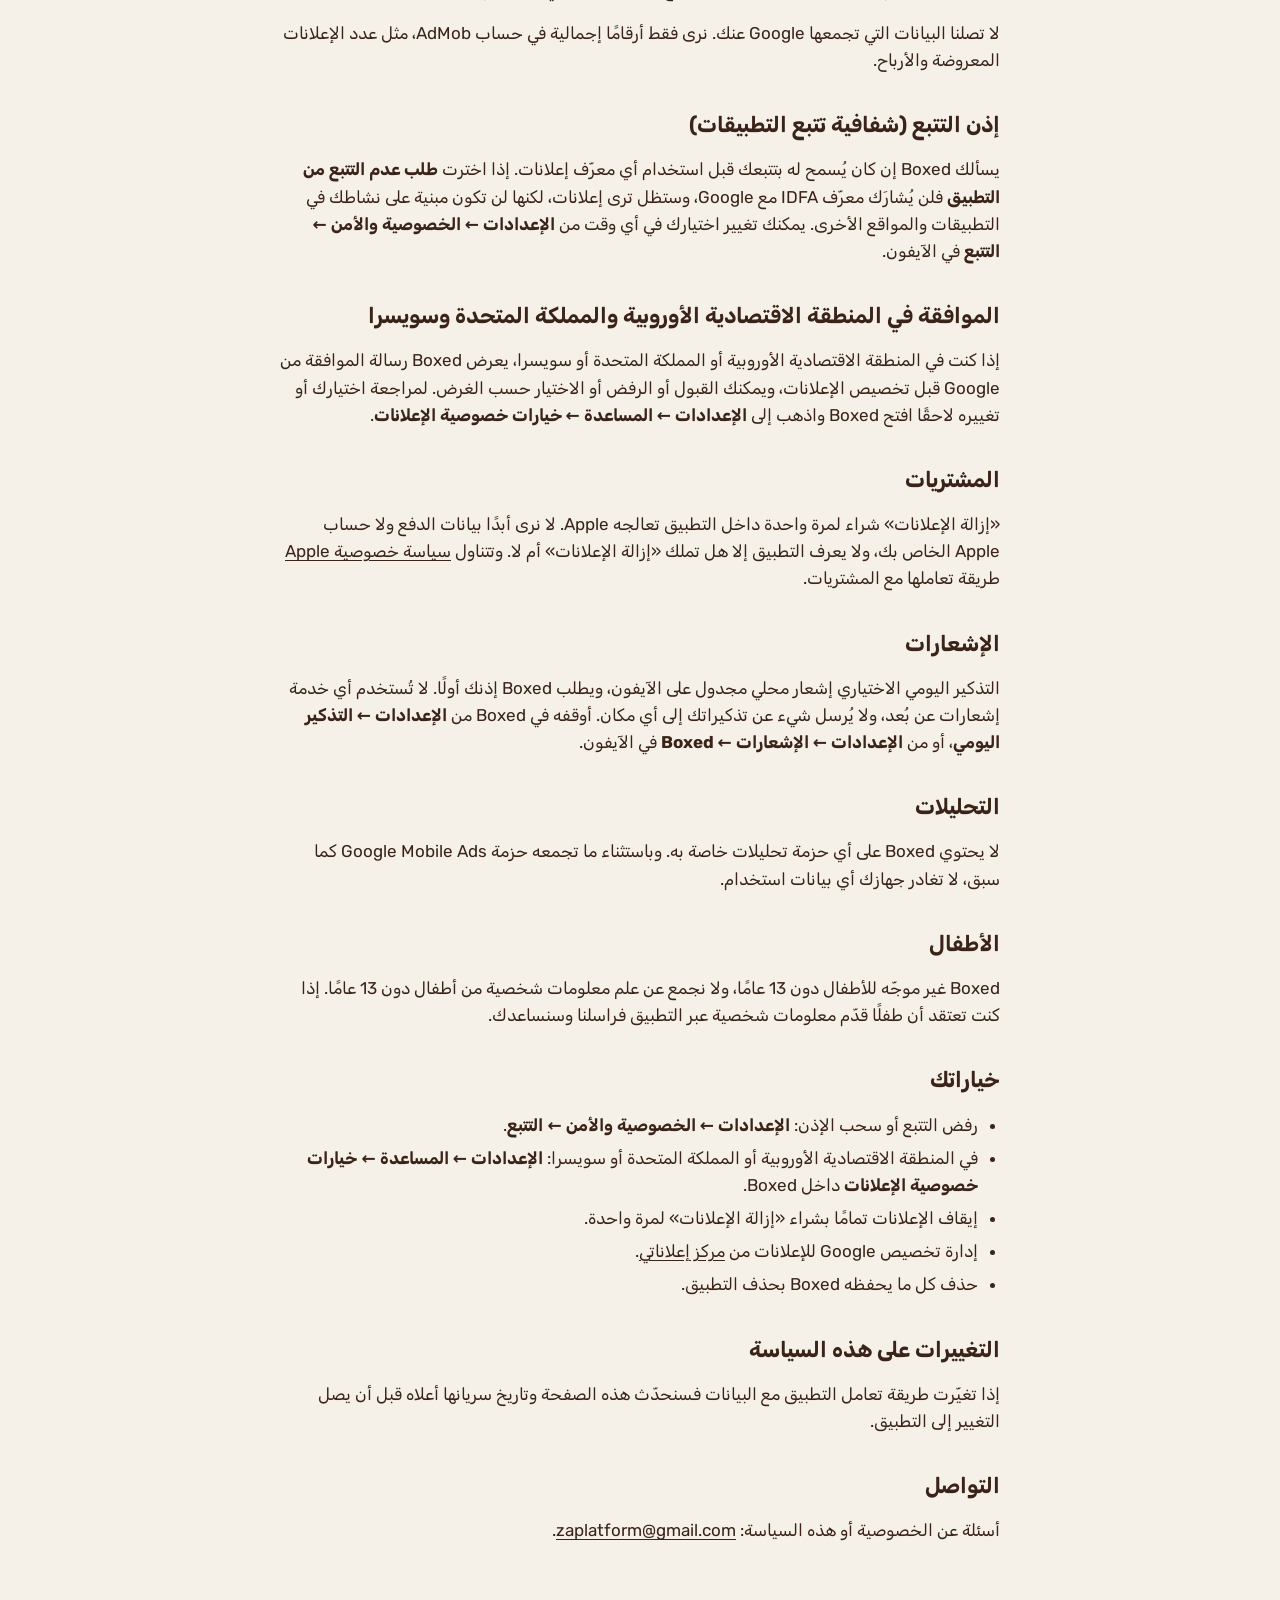
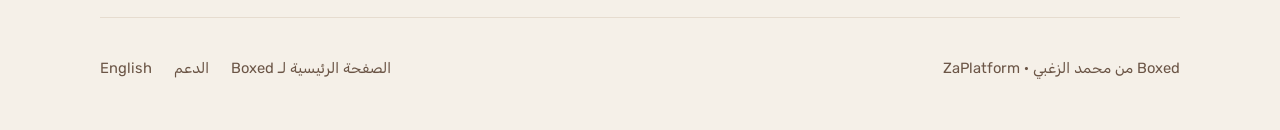
<file: ar/privacy/index.html>
<!doctype html>
<html lang="ar" dir="rtl">
<head>
<meta charset="utf-8">
<meta name="viewport" content="width=device-width, initial-scale=1, viewport-fit=cover">
<title>سياسة الخصوصية · Boxed</title>
<meta name="description" content="يحفظ Boxed تقدّمك على الآيفون بلا حساب. تعرض الإعلانات عن طريق Google AdMob، وقد تجمع بعض بيانات الجهاز والاستخدام. توضح هذه السياسة ماذا ولماذا وما خياراتك.">
<link rel="canonical" href="https://boxed.zaplatform.com/ar/privacy/">
<link rel="alternate" hreflang="en" href="https://boxed.zaplatform.com/privacy/">
<link rel="alternate" hreflang="ar" href="https://boxed.zaplatform.com/ar/privacy/">
<link rel="alternate" hreflang="x-default" href="https://boxed.zaplatform.com/privacy/">
<meta name="theme-color" content="#F5F0E8">
<link rel="icon" type="image/png" href="../../assets/favicon.png">
<link rel="apple-touch-icon" href="../../assets/apple-touch-icon.png">
<meta property="og:type" content="website">
<meta property="og:site_name" content="Boxed">
<meta property="og:locale" content="ar_EG">
<meta property="og:title" content="سياسة الخصوصية · Boxed">
<meta property="og:description" content="ما يحفظه Boxed على الآيفون، وما قد يجمعه شريكه الإعلاني Google AdMob، وخياراتك.">
<meta property="og:url" content="https://boxed.zaplatform.com/ar/privacy/">
<meta property="og:image" content="https://boxed.zaplatform.com/og.png">
<meta property="og:image:width" content="1200">
<meta property="og:image:height" content="630">
<meta property="og:image:alt" content="Boxed: لوحة شيكاكو محلولة من صناديق بألوان هادئة">
<meta name="twitter:card" content="summary_large_image">
<meta name="twitter:title" content="سياسة الخصوصية · Boxed">
<meta name="twitter:description" content="ما يحفظه Boxed على الآيفون، وما قد يجمعه شريكه الإعلاني Google AdMob، وخياراتك.">
<meta name="twitter:image" content="https://boxed.zaplatform.com/og.png">
<meta name="twitter:image:alt" content="Boxed: لوحة شيكاكو محلولة من صناديق بألوان هادئة">
<link rel="preconnect" href="https://fonts.googleapis.com">
<link rel="preconnect" href="https://fonts.gstatic.com" crossorigin>
<link rel="stylesheet" href="https://fonts.googleapis.com/css2?family=Azeret+Mono:wght@500;600&family=Rubik:wght@400;500;600;700&display=swap">
<link rel="stylesheet" href="../../site.css">
</head>
<body>
<a class="skip" href="#main">تخطَّ إلى المحتوى</a>
<header class="wrap nav">
  <a class="brand" href="../"><img src="../../assets/icon.png" alt="" width="36" height="36">Boxed</a>
  <nav aria-label="الأقسام">
    <ul>
      <li><a href="../#how">طريقة اللعب</a></li>
      <li><a href="../#support">الدعم</a></li>
    </ul>
  </nav>
  <a class="lang" href="../../privacy/" hreflang="en" lang="en">English</a>
</header>

<main id="main" class="wrap legal">
  <p class="label">الخصوصية</p>
  <h1>سياسة الخصوصية</h1>
  <p class="eff">Boxed للآيفون · سارية من 17 أكتوبر 2026</p>

  <div class="summary">
    <p><b>باختصار:</b> لا يوجد في Boxed حساب، وليست له خوادم خاصة به. ألغازك وتقدّمك وإعداداتك تبقى على الآيفون. يعرض التطبيق إعلانات من Google AdMob، وقد تجمع Google بعض بيانات الجهاز والاستخدام لعرض هذه الإعلانات وقياسها. ولا يُشارَك معرّف الإعلانات إلا إذا سمحت بالتتبع.</p>
  </div>

  <h2>من نحن</h2>
  <p>Boxed من تطوير محمد الزغبي، وينشره باسم ZaPlatform (ويُشار إليه هنا بـ«نحن»). يمكنك مراسلتنا على <a href="mailto:zaplatform@gmail.com" dir="ltr">zaplatform@gmail.com</a>.</p>

  <h2>ما يبقى على الآيفون</h2>
  <p>يحفظ Boxed ما يلي على جهازك فقط. لا يُرسل إلينا أبدًا، ولا يمكننا رؤيته.</p>
  <div class="table"><table>
    <tr><th>البيانات</th><th>الغرض</th></tr>
    <tr><td>تقدّم الألغاز (اللوحات الجارية والمحلولة، وتقدّم الرحلة وبلا نهاية، وأفضل نتائج سباق الوقت)</td><td>لتكمل من حيث توقفت</td></tr>
    <tr><td>السلسلة والإحصاءات</td><td>تقويم السلسلة وإحصاءاتك</td></tr>
    <tr><td>الإعدادات (اللغة، والمظهر، والاهتزاز، والصوت، وأنماط عمى الألوان، ووقت التذكير)</td><td>تذكّر اختياراتك</td></tr>
    <tr><td>هل اشتريت «إزالة الإعلانات»</td><td>إيقاف الإعلانات بعد الشراء</td></tr>
  </table></div>
  <p>لا يوجد تسجيل دخول ولا حساب ولا مزامنة بين الأجهزة. وإذا حذفت التطبيق حُذفت هذه البيانات معه.</p>

  <h2>الإعلانات: Google AdMob</h2>
  <p>Boxed مجاني لأنه يعرض إعلانات: لافتة في الرئيسية وقوائم المراحل، وإعلان قصير بين الألغاز أحيانًا، وإعلان فيديو حين تطلب تلميحًا. تعرض هذه الإعلانات Google AdMob عبر حزمة Google Mobile Ads، وتُدار الموافقة عبر منصة Google لرسائل المستخدم (UMP). ما لم تشترِ «إزالة الإعلانات»، قد تجمع Google:</p>
  <ul>
    <li><b>معرّفات الجهاز:</b> معرّف الإعلانات (IDFA) فقط إذا سمحت بالتتبع (انظر أدناه)، إضافة إلى معرّفات أخرى للجهاز والتطبيق تستخدمها Google للإعلانات.</li>
    <li><b>عنوان IP،</b> الذي يمكن أن يُستخدم لتقدير موقعك التقريبي (مثل البلد أو المدينة).</li>
    <li><b>بيانات الاستخدام والتشخيص،</b> مثل مرات فتح التطبيق، وزمن تحميل الإعلانات، والأداء، والأعطال المتعلقة بالإعلانات.</li>
    <li><b>التفاعل مع الإعلانات،</b> مثل الإعلانات التي عُرضت وهل لمست أحدها.</li>
  </ul>
  <p>تستخدم Google هذه البيانات لعرض الإعلانات، والحد من تكرار الإعلان نفسه، وقياس أداء الإعلانات، ومنع الاحتيال وإساءة الاستخدام. وإذا سمحت بالتتبع فقد تكون الإعلانات مخصّصة لك. تعالج Google هذه البيانات وفق سياستها هي، لا سياستنا:</p>
  <ul>
    <li><a href="https://policies.google.com/privacy?hl=ar">سياسة خصوصية Google</a></li>
    <li><a href="https://policies.google.com/technologies/partner-sites?hl=ar">كيف تستخدم Google المعلومات من المواقع أو التطبيقات التي تستخدم خدماتها</a></li>
  </ul>
  <p>لا تصلنا البيانات التي تجمعها Google عنك. نرى فقط أرقامًا إجمالية في حساب AdMob، مثل عدد الإعلانات المعروضة والأرباح.</p>

  <h2>إذن التتبع (شفافية تتبع التطبيقات)</h2>
  <p>يسألك Boxed إن كان يُسمح له بتتبعك قبل استخدام أي معرّف إعلانات. إذا اخترت <b>طلب عدم التتبع من التطبيق</b> فلن يُشارَك معرّف IDFA مع Google، وستظل ترى إعلانات، لكنها لن تكون مبنية على نشاطك في التطبيقات والمواقع الأخرى. يمكنك تغيير اختيارك في أي وقت من <b>الإعدادات ← الخصوصية والأمن ← التتبع</b> في الآيفون.</p>

  <h2>الموافقة في المنطقة الاقتصادية الأوروبية والمملكة المتحدة وسويسرا</h2>
  <p>إذا كنت في المنطقة الاقتصادية الأوروبية أو المملكة المتحدة أو سويسرا، يعرض Boxed رسالة الموافقة من Google قبل تخصيص الإعلانات، ويمكنك القبول أو الرفض أو الاختيار حسب الغرض. لمراجعة اختيارك أو تغييره لاحقًا افتح Boxed واذهب إلى <b>الإعدادات ← المساعدة ← خيارات خصوصية الإعلانات</b>.</p>

  <h2>المشتريات</h2>
  <p>«إزالة الإعلانات» شراء لمرة واحدة داخل التطبيق تعالجه Apple. لا نرى أبدًا بيانات الدفع ولا حساب Apple الخاص بك، ولا يعرف التطبيق إلا هل تملك «إزالة الإعلانات» أم لا. وتتناول <a href="https://www.apple.com/legal/privacy/">سياسة خصوصية Apple</a> طريقة تعاملها مع المشتريات.</p>

  <h2>الإشعارات</h2>
  <p>التذكير اليومي الاختياري إشعار محلي مجدول على الآيفون، ويطلب Boxed إذنك أولًا. لا تُستخدم أي خدمة إشعارات عن بُعد، ولا يُرسل شيء عن تذكيراتك إلى أي مكان. أوقفه في Boxed من <b>الإعدادات ← التذكير اليومي</b>، أو من <b>الإعدادات ← الإشعارات ← Boxed</b> في الآيفون.</p>

  <h2>التحليلات</h2>
  <p>لا يحتوي Boxed على أي حزمة تحليلات خاصة به. وباستثناء ما تجمعه حزمة Google Mobile Ads كما سبق، لا تغادر جهازك أي بيانات استخدام.</p>

  <h2>الأطفال</h2>
  <p>Boxed غير موجّه للأطفال دون 13 عامًا، ولا نجمع عن علم معلومات شخصية من أطفال دون 13 عامًا. إذا كنت تعتقد أن طفلًا قدّم معلومات شخصية عبر التطبيق فراسلنا وسنساعدك.</p>

  <h2>خياراتك</h2>
  <ul>
    <li>رفض التتبع أو سحب الإذن: <b>الإعدادات ← الخصوصية والأمن ← التتبع</b>.</li>
    <li>في المنطقة الاقتصادية الأوروبية أو المملكة المتحدة أو سويسرا: <b>الإعدادات ← المساعدة ← خيارات خصوصية الإعلانات</b> داخل Boxed.</li>
    <li>إيقاف الإعلانات تمامًا بشراء «إزالة الإعلانات» لمرة واحدة.</li>
    <li>إدارة تخصيص Google للإعلانات من <a href="https://myadcenter.google.com/?hl=ar">مركز إعلاناتي</a>.</li>
    <li>حذف كل ما يحفظه Boxed بحذف التطبيق.</li>
  </ul>

  <h2>التغييرات على هذه السياسة</h2>
  <p>إذا تغيّرت طريقة تعامل التطبيق مع البيانات فسنحدّث هذه الصفحة وتاريخ سريانها أعلاه قبل أن يصل التغيير إلى التطبيق.</p>

  <h2>التواصل</h2>
  <p>أسئلة عن الخصوصية أو هذه السياسة: <a href="mailto:zaplatform@gmail.com?subject=Boxed%20privacy" dir="ltr">zaplatform@gmail.com</a>.</p>
</main>

<footer class="wrap foot">
  <span class="by">Boxed من محمد الزغبي · <a href="https://zaplatform.com/ar/" style="display:inline">ZaPlatform</a></span>
  <a href="../">الصفحة الرئيسية لـ Boxed</a>
  <a href="../#support">الدعم</a>
  <a href="../../privacy/" hreflang="en" lang="en">English</a>
</footer>
</body>
</html>
</file>
<file: site.css>
/* Boxed · boxed.zaplatform.com
   The app's own language: warm paper, dark brown ink, flat muted-pastel boxes,
   Rubik for words (Latin + Arabic), Azeret Mono for labels and numbers. */
:root {
  --paper: #F5F0E8;
  --card: #FFFFFF;
  --ink: #3A2419;
  --mute: #6B5546;
  --line: #E6DCCF;
  --chip: #3A2419;
  --on-chip: #F5F0E8;
  --coral: #EE8A82;
  --apricot: #F3B77E;
  --peri: #88A6DD;
  --sage: #A4CD98;
  --lilac: #D3B3E6;
  --lav: #B5AAE7;
  --on-pastel: #3A2419;
  --font: "Rubik", system-ui, -apple-system, "Segoe UI", sans-serif;
  --mono: "Azeret Mono", ui-monospace, "SF Mono", Menlo, monospace;
  --track: .02em;
  --r: 14px;
  color-scheme: light dark;
}
@media (prefers-color-scheme: dark) {
  :root {
    --paper: #1C1612;
    --card: #2A211B;
    --ink: #F2E8DC;
    --mute: #C2B2A2;
    --line: #3D322A;
    --chip: #F2E8DC;
    --on-chip: #1C1612;
    --coral: #D47A72;
    --apricot: #D9A26E;
    --peri: #7A95C8;
    --sage: #90B585;
    --lilac: #B99DCB;
    --lav: #9F95CC;
    --on-pastel: #22150E;
  }
}
:lang(ar) { --track: 0; }

*, *::before, *::after { box-sizing: border-box; }
html { -webkit-text-size-adjust: 100%; scroll-behavior: smooth; }
@media (prefers-reduced-motion: reduce) { html { scroll-behavior: auto; } }
body {
  margin: 0; background: var(--paper); color: var(--ink);
  font-family: var(--font); font-size: 17px; line-height: 1.6;
  overflow-x: hidden;
}
img { max-width: 100%; display: block; }
a { color: inherit; text-underline-offset: 3px; }
a:focus-visible, summary:focus-visible { outline: 2px solid var(--ink); outline-offset: 3px; border-radius: 6px; }
.wrap { width: min(1080px, 100% - 32px); margin-inline: auto; }
.mono { font-family: var(--mono); letter-spacing: var(--track); }
:lang(ar) .mono { font-family: var(--font); letter-spacing: 0; }
.num { font-family: var(--mono); direction: ltr; unicode-bidi: isolate; letter-spacing: 0; }
.skip { position: absolute; top: 8px; inset-inline-start: 16px; background: var(--card); padding: 8px 12px; border-radius: 8px; z-index: 10;
  clip-path: inset(50%); width: 1px; height: 1px; overflow: hidden; white-space: nowrap; }
.skip:focus { clip-path: none; width: auto; height: auto; overflow: visible; }

/* ---- nav ---- */
.nav { display: flex; align-items: center; gap: 16px; padding-block: 18px; }
.brand { display: inline-flex; align-items: center; gap: 10px; font-weight: 700; font-size: 1.25rem; text-decoration: none; }
.brand img { width: 36px; height: 36px; border-radius: 9px; }
.nav ul { list-style: none; display: flex; gap: 6px; margin: 0 0 0 auto; padding: 0; }
[dir="rtl"] .nav ul { margin: 0 auto 0 0; }
.nav ul a { display: inline-flex; align-items: center; min-height: 44px; padding-inline: 10px; text-decoration: none; color: var(--mute); font-weight: 500; }
.nav ul a:hover { color: var(--ink); }
.nav .lang { display: inline-flex; align-items: center; min-height: 40px; padding-inline: 14px; border: 1.5px solid var(--line); border-radius: 10px; text-decoration: none; font-weight: 500; }
.nav .lang:hover { border-color: var(--ink); }
@media (max-width: 640px) { .nav ul { display: none; } .nav .lang { margin-inline-start: auto; } }

/* ---- hero ---- */
.hero { display: grid; grid-template-columns: 1.05fr .95fr; gap: clamp(24px, 5vw, 64px); align-items: center; padding-block: clamp(24px, 6vw, 72px) clamp(40px, 7vw, 96px); }
.hero .ic { width: 88px; height: 88px; border-radius: 22px; box-shadow: 0 1px 0 var(--line); }
.label { font-family: var(--mono); font-size: .8rem; text-transform: uppercase; letter-spacing: .08em; color: var(--mute); margin: 0 0 10px; }
:lang(ar) .label, .label:lang(ar) { font-family: var(--font); text-transform: none; letter-spacing: 0; font-size: .95rem; font-weight: 500; }
h1 { font-size: clamp(3rem, 8vw, 5rem); line-height: 1; letter-spacing: -.02em; margin: 22px 0 14px; font-weight: 700; }
:lang(ar) h1 { letter-spacing: 0; }
.h1-sub { display: block; font-size: clamp(1.05rem, 2.2vw, 1.25rem); line-height: 1.3; font-weight: 500; letter-spacing: 0; color: var(--mute); margin-top: 12px; }
.pitch { font-size: clamp(1.3rem, 2.6vw, 1.7rem); line-height: 1.35; font-weight: 500; margin: 0 0 14px; max-width: 26ch; }
.chip { background: var(--chip); color: var(--on-chip); border-radius: 8px; padding: 0 .3em; box-decoration-break: clone; -webkit-box-decoration-break: clone; }
.lede { color: var(--mute); max-width: 44ch; margin: 0 0 26px; }
.actions { display: flex; flex-wrap: wrap; gap: 12px; align-items: center; }
.store {
  display: inline-flex; align-items: center; gap: 12px; min-height: 56px; padding: 8px 20px 8px 16px;
  background: var(--chip); color: var(--on-chip); border-radius: 14px; text-decoration: none;
}
[dir="rtl"] .store { padding: 8px 16px 8px 20px; }
.store svg { width: 26px; height: 26px; fill: currentColor; flex: none; }
.store small { display: block; font-size: .75rem; line-height: 1.1; opacity: .85; }
.store b { display: block; font-size: 1.15rem; line-height: 1.2; font-weight: 600; }
.store.soon { background: transparent; color: var(--ink); border: 1.5px dashed var(--ink); cursor: default; }
.btn-quiet { display: inline-flex; align-items: center; min-height: 48px; padding-inline: 16px; font-weight: 500; text-decoration: none; border-radius: 12px; }
.btn-quiet:hover { background: var(--card); }
.hero-shots { position: relative; display: flex; justify-content: center; min-height: 420px; }
.phone { width: min(250px, 58vw); border-radius: 34px; overflow: hidden; border: 6px solid var(--ink); background: var(--paper); box-shadow: 0 18px 40px -22px rgba(58, 36, 25, .45); aspect-ratio: 1206 / 2622; }
.phone img { width: 100%; height: 100%; object-fit: cover; }
.hero-shots .phone + .phone { margin-inline-start: -70px; margin-top: 64px; }
@media (max-width: 860px) {
  .hero { grid-template-columns: 1fr; }
  .hero-shots { min-height: 0; }
  .phone { width: min(200px, 44vw); border-width: 5px; border-radius: 28px; }
  .hero-shots .phone + .phone { margin-inline-start: -40px; margin-top: 40px; }
}

/* ---- sections ---- */
.sec { padding-block: clamp(48px, 8vw, 96px); border-top: 1.5px solid var(--line); }
h2 { font-size: clamp(1.8rem, 4vw, 2.6rem); line-height: 1.15; letter-spacing: -.01em; margin: 0 0 14px; font-weight: 700; }
:lang(ar) h2 { letter-spacing: 0; line-height: 1.35; }
h3 { font-size: 1.2rem; margin: 0 0 6px; font-weight: 600; }
.intro { color: var(--mute); max-width: 56ch; margin: 0 0 36px; }

/* how it plays: a solved 5x5, drawn with CSS grid. The board never mirrors in RTL, like the app. */
.how { display: grid; grid-template-columns: minmax(0, 360px) 1fr; gap: clamp(28px, 6vw, 72px); align-items: center; }
.board {
  direction: ltr; display: grid; grid-template-columns: repeat(5, 1fr); grid-template-rows: repeat(5, 1fr);
  gap: 6px; aspect-ratio: 1; width: 100%; max-width: 360px;
}
.board .b { border-radius: 12px; position: relative; color: var(--on-pastel); }
.board .b span { position: absolute; top: 8px; left: 10px; font-family: var(--mono); font-weight: 600; font-size: clamp(.9rem, 2.4vw, 1.05rem); }
.b.c { background: var(--coral); } .b.a { background: var(--apricot); } .b.p { background: var(--peri); }
.b.s { background: var(--sage); } .b.l { background: var(--lilac); } .b.v { background: var(--lav); }
.board-cap { font-size: .9rem; color: var(--mute); margin-top: 12px; }
.rules { list-style: none; margin: 0; padding: 0; display: grid; gap: 20px; counter-reset: r; }
.rules li { display: grid; grid-template-columns: 40px 1fr; gap: 14px; align-items: start; }
.rules li::before {
  counter-increment: r; content: counter(r); display: grid; place-items: center; width: 40px; height: 40px;
  border-radius: 10px; background: var(--chip); color: var(--on-chip); font-family: var(--mono); font-weight: 600;
}
.rules p { margin: 0; color: var(--mute); }
.rules h4 { font-size: 1.2rem; margin: 0 0 6px; font-weight: 600; }
/* "What is Shikaku?": the answer-first passage above the board */
.what { max-width: 72ch; margin-bottom: clamp(36px, 6vw, 64px); }
.answer { font-size: 1.08rem; margin: 0; }
.how-h { font-size: clamp(1.4rem, 3vw, 1.9rem); line-height: 1.2; letter-spacing: -.01em; font-weight: 700; margin: 0 0 12px; }
:lang(ar) .how-h { letter-spacing: 0; line-height: 1.4; }
.tips-h { margin: 32px 0 12px; }
.tips { list-style: none; margin: 0; padding: 0; display: grid; gap: 12px; color: var(--mute); }
.tips li { position: relative; padding-inline-start: 24px; }
.tips li::before { content: ""; position: absolute; inset-inline-start: 0; top: .5em; width: 11px; height: 11px; border-radius: 3px; background: var(--sage); }
.tips b { color: var(--ink); font-weight: 600; }
@media (max-width: 760px) { .how { grid-template-columns: 1fr; } .board { max-width: 320px; } }

/* modes */
.modes { display: grid; grid-template-columns: repeat(auto-fit, minmax(230px, 1fr)); gap: 16px; }
.mode { background: var(--card); border-radius: var(--r); padding: 22px; }
.tile { width: 44px; height: 44px; border-radius: 11px; border: 2px solid var(--ink); display: grid; overflow: hidden; margin-bottom: 16px; gap: 2px; background: var(--ink); }
.tile i { display: block; }
.t-daily { grid-template-columns: 1fr 1fr; } .t-daily i:nth-child(1) { background: var(--coral); grid-row: span 2; } .t-daily i:nth-child(2) { background: var(--peri); } .t-daily i:nth-child(3) { background: var(--sage); }
.t-endless { grid-template-columns: 1fr 1fr; grid-template-rows: 1fr 1fr; } .t-endless i:nth-child(1) { background: var(--sage); } .t-endless i:nth-child(2) { background: var(--apricot); } .t-endless i:nth-child(3) { background: var(--lav); } .t-endless i:nth-child(4) { background: var(--coral); }
.t-journey { grid-template-rows: 1fr 1fr 1fr; } .t-journey i:nth-child(1) { background: var(--lilac); } .t-journey i:nth-child(2) { background: var(--peri); } .t-journey i:nth-child(3) { background: var(--apricot); }
.t-trial { grid-template-columns: 1fr 1fr; grid-template-rows: 1fr 1.4fr; } .t-trial i:nth-child(1) { background: var(--coral); grid-column: span 2; } .t-trial i:nth-child(2) { background: var(--sage); } .t-trial i:nth-child(3) { background: var(--lav); }
.mode p { margin: 0; color: var(--mute); font-size: .97rem; }
.mode .meta { margin-top: 12px; font-size: .82rem; color: var(--ink); }
.journey-row { display: grid; grid-template-columns: 1fr auto; gap: clamp(24px, 5vw, 56px); align-items: center; margin-top: 40px; }
.journey-row .phone { width: min(230px, 56vw); }
@media (max-width: 760px) { .journey-row { grid-template-columns: 1fr; justify-items: center; } }
.journey-row p { color: var(--mute); max-width: 50ch; }

/* money */
.money { display: grid; grid-template-columns: 1fr 1fr; gap: 16px; }
.money .box { background: var(--card); border-radius: var(--r); padding: 24px; }
.money ul { margin: 10px 0 0; padding-inline-start: 1.2em; color: var(--mute); }
.money li + li { margin-top: 6px; }
@media (max-width: 760px) { .money { grid-template-columns: 1fr; } }

/* faq */
.faq { display: grid; gap: 10px; max-width: 760px; }
.faq details { background: var(--card); border-radius: 12px; }
.faq summary { cursor: pointer; list-style: none; padding: 16px 20px; min-height: 44px; font-weight: 600; display: flex; justify-content: space-between; gap: 16px; }
.faq summary::-webkit-details-marker { display: none; }
.faq summary::after { content: "+"; font-family: var(--mono); font-weight: 500; transition: transform .2s ease; }
.faq details[open] summary::after { transform: rotate(45deg); }
@media (prefers-reduced-motion: reduce) { .faq summary::after { transition: none; } }
.faq .a { padding: 0 20px 18px; color: var(--mute); }
.faq .a p { margin: 0; }
.faq .a p + p { margin-top: 8px; }
.contact { margin-top: 28px; display: flex; flex-wrap: wrap; gap: 8px 16px; align-items: center; }
.contact a.mail { font-family: var(--mono); font-weight: 600; font-size: 1.05rem; letter-spacing: 0; }

/* footer */
.foot { border-top: 1.5px solid var(--line); padding-block: 28px 40px; color: var(--mute); font-size: .92rem; display: flex; flex-wrap: wrap; gap: 10px 22px; align-items: center; }
.foot a { text-decoration: none; min-height: 44px; display: inline-flex; align-items: center; }
.foot a:hover { color: var(--ink); text-decoration: underline; }
.foot .by { margin-inline-end: auto; }

/* ---- legal page ---- */
.legal { max-width: 720px; padding-block: clamp(24px, 5vw, 56px) 56px; }
.legal h1 { font-size: clamp(2.4rem, 6vw, 3.4rem); margin-top: 8px; }
.legal .eff { color: var(--mute); margin: 0 0 28px; }
.legal .summary { background: var(--card); border-radius: var(--r); padding: 20px 22px; margin-bottom: 32px; border-inline-start: 6px solid var(--peri); }
.legal .summary p { margin: 0; }
.legal h2 { font-size: 1.35rem; margin: 36px 0 8px; letter-spacing: 0; }
.legal p, .legal li { color: var(--ink); }
.legal ul { padding-inline-start: 1.3em; }
.legal li + li { margin-top: 6px; }
.legal table { width: 100%; border-collapse: collapse; font-size: .95rem; margin: 8px 0; }
.legal th, .legal td { text-align: start; vertical-align: top; padding: 10px 12px; border-bottom: 1.5px solid var(--line); }
.legal th { font-weight: 600; }
.legal .table { overflow-x: auto; }
</file>
